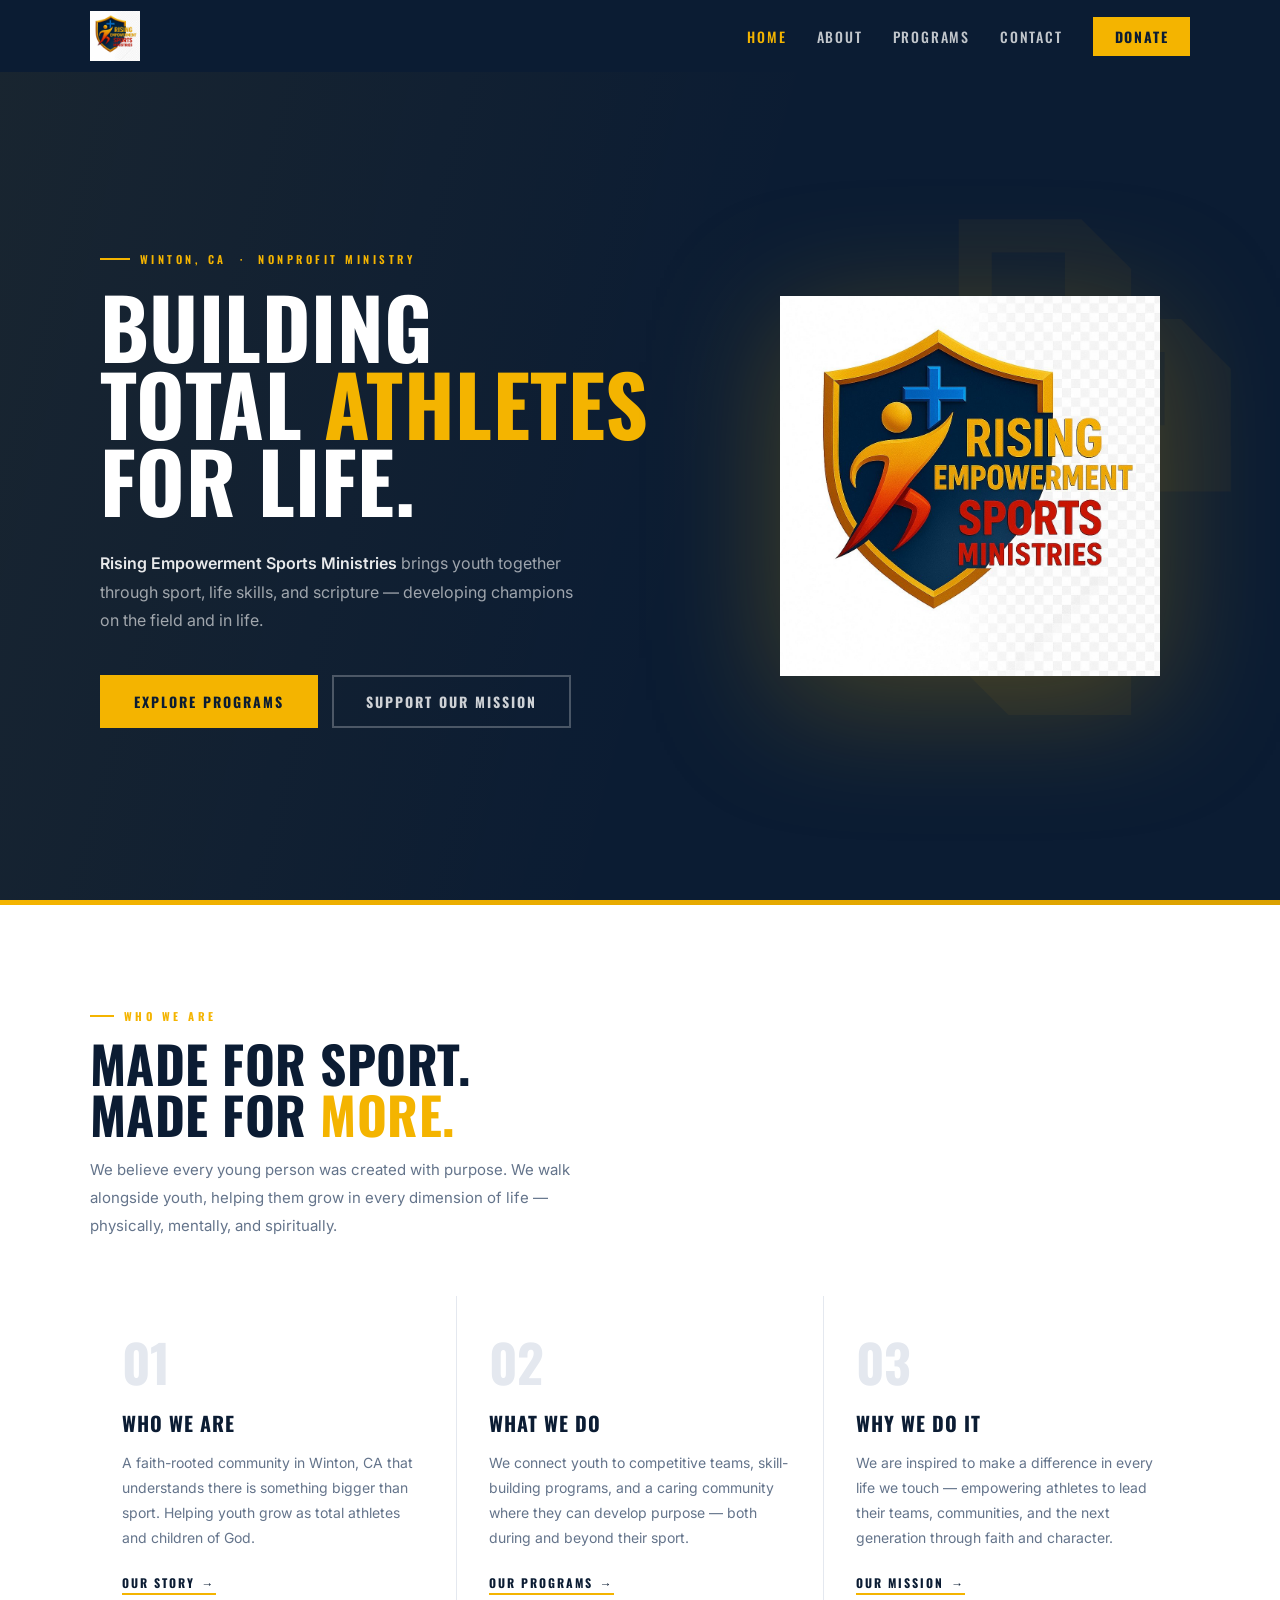
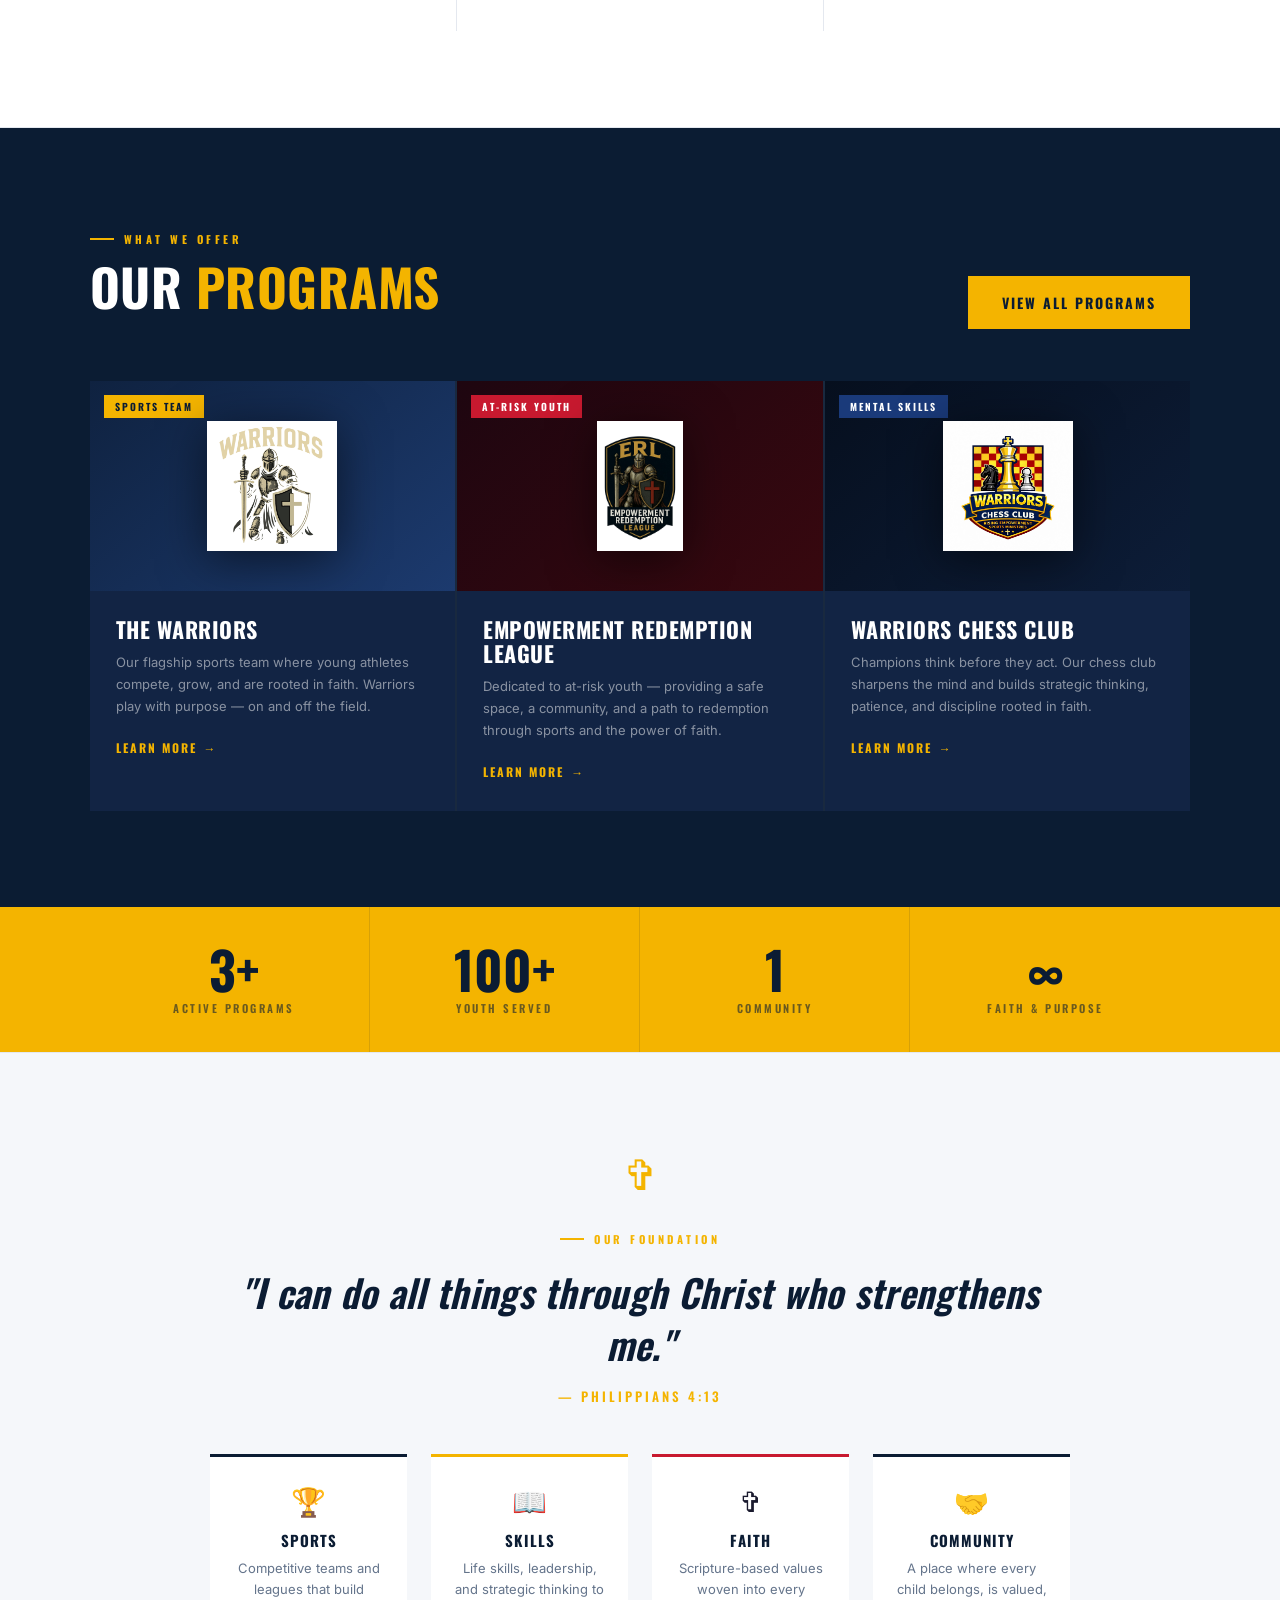
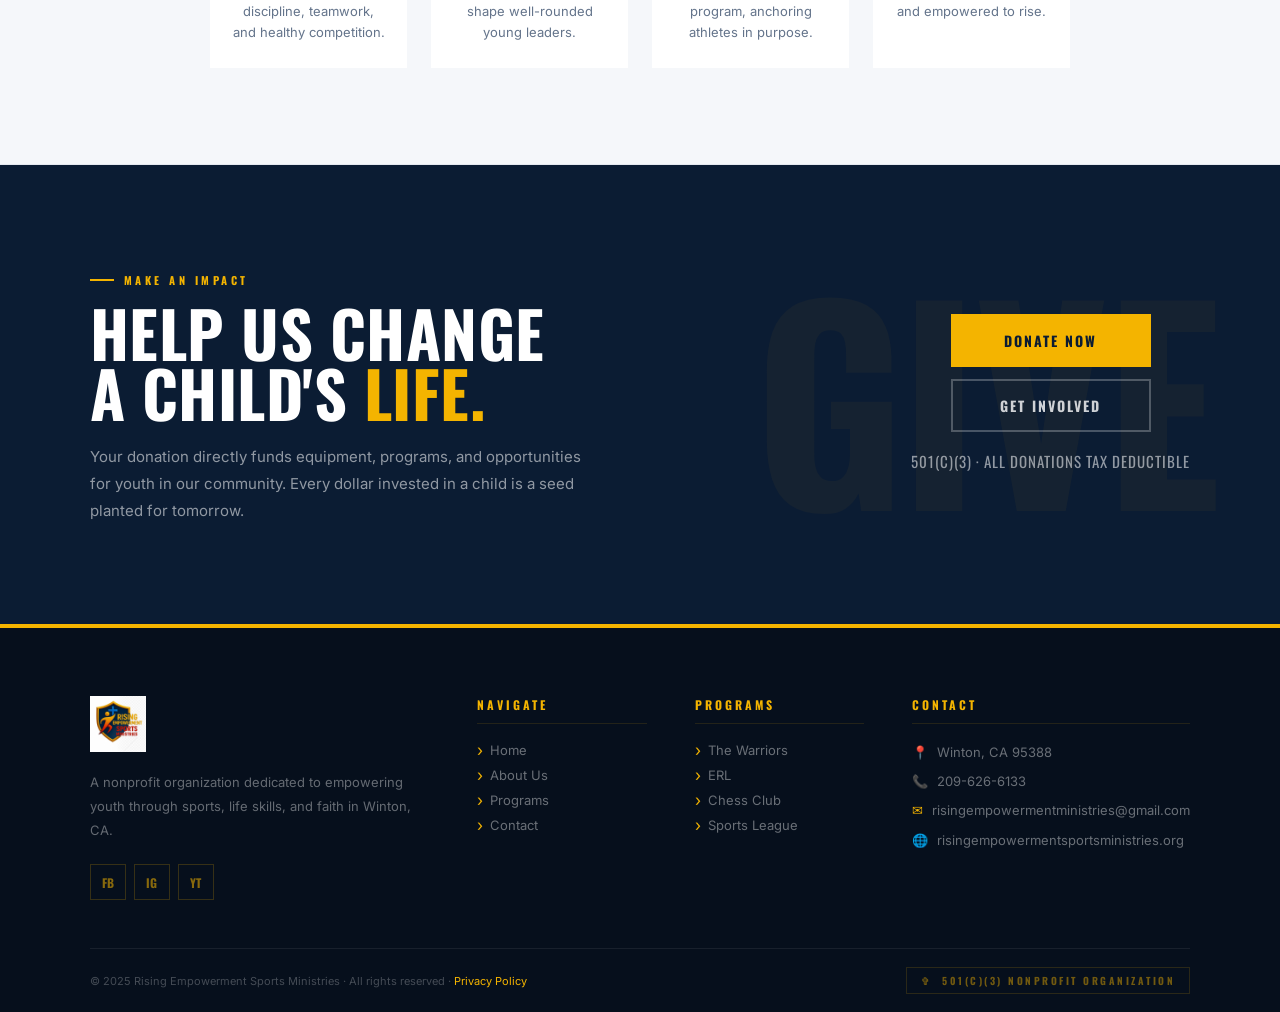
<file: index.html>
<!DOCTYPE html>
<html lang="en">
<head>
<meta charset="UTF-8"/>
<meta name="viewport" content="width=device-width, initial-scale=1.0"/>
<title>Home | Rising Empowerment Sports Ministries</title>
<link rel="stylesheet" href="assets/style.css"/>
<style>
/* ── HOME-SPECIFIC ── */
.hero{
  margin-top:72px;min-height:92vh;
  background:var(--navy);
  display:flex;align-items:center;
  position:relative;overflow:hidden;
}
.hero::before{
  content:'';position:absolute;inset:0;
  background:linear-gradient(105deg,rgba(244,180,0,.06) 0%,transparent 55%);
  pointer-events:none;
}
.hero-wm{
  position:absolute;right:-60px;top:50%;transform:translateY(-50%);
  font-size:680px;line-height:1;color:rgba(244,180,0,.04);
  font-family:Georgia,serif;pointer-events:none;user-select:none;
}
.hero-inner{
  max-width:1260px;margin:0 auto;padding:0 7%;width:100%;
  display:grid;grid-template-columns:1fr 420px;
  gap:60px;align-items:center;position:relative;z-index:2;
}
.hero-kicker{display:inline-flex;align-items:center;gap:10px;margin-bottom:20px}
.hero-kicker span{font-family:'Oswald',sans-serif;font-size:11px;font-weight:600;letter-spacing:3.5px;text-transform:uppercase;color:var(--gold)}
.kicker-line{width:30px;height:2px;background:var(--gold)}
h1.hero-h{
  font-family:'Oswald',sans-serif;
  font-size:clamp(52px,6.5vw,88px);font-weight:700;
  line-height:.93;color:var(--white);
  letter-spacing:.5px;text-transform:uppercase;margin-bottom:30px;
}
h1.hero-h .g{color:var(--gold)}
.hero-body{font-size:16px;line-height:1.8;color:rgba(255,255,255,.6);max-width:480px;margin-bottom:40px}
.hero-body strong{color:rgba(255,255,255,.9);font-weight:600}
.hero-btns{display:flex;gap:14px;flex-wrap:wrap}
.hero-visual{display:flex;align-items:center;justify-content:center;position:relative}
.hero-visual::before{
  content:'';position:absolute;width:380px;height:380px;border-radius:50%;
  background:radial-gradient(circle,rgba(244,180,0,.1) 0%,transparent 70%);
  animation:glow 5s ease-in-out infinite;
}
@keyframes glow{0%,100%{transform:scale(1)}50%{transform:scale(1.1)}}
.hero-visual img{
  width:100%;max-width:380px;
  filter:drop-shadow(0 24px 64px rgba(244,180,0,.25));
  animation:bob 7s ease-in-out infinite;position:relative;z-index:1;
}
@keyframes bob{0%,100%{transform:translateY(0)}50%{transform:translateY(-14px)}}

/* mission */
.mission{background:var(--white);border-bottom:1px solid var(--border)}
.mission-grid{display:grid;grid-template-columns:repeat(3,1fr);gap:1px;background:var(--border);margin-top:56px}
.m-card{background:var(--white);padding:40px 32px 36px;transition:background .25s;position:relative}
.m-card:hover{background:var(--off)}
.m-card::before{content:'';position:absolute;top:0;left:0;right:0;height:3px;background:var(--gold);transform:scaleX(0);transform-origin:left;transition:transform .35s ease}
.m-card:hover::before{transform:scaleX(1)}
.m-card:nth-child(2)::before{background:var(--navy)}
.m-card:nth-child(3)::before{background:var(--red)}
.mc-num{font-family:'Oswald',sans-serif;font-size:52px;font-weight:700;color:var(--border);line-height:1;margin-bottom:20px;letter-spacing:-1px}
.mc-title{font-family:'Oswald',sans-serif;font-size:20px;font-weight:700;letter-spacing:1px;text-transform:uppercase;color:var(--navy);margin-bottom:12px}
.mc-text{font-size:14px;line-height:1.8;color:var(--muted);margin-bottom:22px}
.mc-link{display:inline-flex;align-items:center;gap:7px;font-family:'Oswald',sans-serif;font-size:12px;font-weight:700;letter-spacing:2px;text-transform:uppercase;color:var(--navy);text-decoration:none;border-bottom:2px solid var(--gold);padding-bottom:2px;transition:color .2s,gap .2s}
.mc-link:hover{color:var(--gold);gap:11px}
.mc-link::after{content:'→'}

/* programs */
.programs{background:var(--navy);padding:96px 7%}
.prog-header{display:flex;justify-content:space-between;align-items:flex-end;margin-bottom:52px;flex-wrap:wrap;gap:20px}
.prog-grid{display:grid;grid-template-columns:repeat(3,1fr);gap:2px;background:rgba(255,255,255,.06)}
.p-card{background:var(--navy2);overflow:hidden;transition:transform .35s,box-shadow .35s;position:relative}
.p-card:hover{transform:translateY(-5px);box-shadow:0 20px 48px rgba(0,0,0,.4);z-index:2}
.pc-img{height:210px;display:flex;align-items:center;justify-content:center;position:relative;overflow:hidden}
.bg1{background:linear-gradient(140deg,#0f2240,#1c3a6e)}
.bg2{background:linear-gradient(140deg,#1e0610,#38080f)}
.bg3{background:linear-gradient(140deg,#060f1e,#0d1d38)}
.pc-img img{height:130px;width:auto;object-fit:contain;filter:drop-shadow(0 8px 24px rgba(0,0,0,.55));transition:transform .35s}
.p-card:hover .pc-img img{transform:scale(1.06)}
.pc-tag{position:absolute;top:14px;left:14px;font-family:'Oswald',sans-serif;font-size:10px;font-weight:700;letter-spacing:2px;text-transform:uppercase;padding:4px 11px}
.tag-gold{background:var(--gold);color:var(--navy)}.tag-red{background:var(--red);color:#fff}.tag-blue{background:#1a3a7a;color:#fff}
.pc-body{padding:26px 26px 30px}
.pc-name{font-family:'Oswald',sans-serif;font-size:22px;font-weight:700;text-transform:uppercase;letter-spacing:.5px;color:var(--white);margin-bottom:10px;line-height:1.1}
.pc-desc{font-size:13px;color:rgba(255,255,255,.5);line-height:1.7;margin-bottom:20px}
.pc-link{display:inline-flex;align-items:center;gap:7px;font-family:'Oswald',sans-serif;font-size:12px;font-weight:700;letter-spacing:2px;text-transform:uppercase;color:var(--gold);text-decoration:none;transition:gap .2s}
.pc-link:hover{gap:11px}
.pc-link::after{content:'→'}
.p-card::after{content:'';position:absolute;bottom:0;left:0;right:0;height:2px;background:var(--gold);transform:scaleX(0);transform-origin:left;transition:transform .35s}
.p-card:hover::after{transform:scaleX(1)}

/* faith */
.faith{background:var(--off);border-top:1px solid var(--border);border-bottom:1px solid var(--border)}
.faith-inner{max-width:860px;margin:0 auto;text-align:center}
.faith-cross{font-size:42px;color:var(--gold);margin-bottom:24px;display:block}
.faith-verse{font-family:'Oswald',sans-serif;font-size:clamp(24px,3.5vw,38px);font-weight:600;font-style:italic;color:var(--navy);line-height:1.35;margin-bottom:16px;letter-spacing:.3px}
.faith-ref{font-family:'Oswald',sans-serif;font-size:13px;font-weight:600;letter-spacing:3px;text-transform:uppercase;color:var(--gold);margin-bottom:48px}
.faith-pillars{display:grid;grid-template-columns:repeat(4,1fr);gap:24px;margin-top:48px}
.fp{background:var(--white);padding:28px 20px 24px;border-top:3px solid var(--navy);transition:transform .25s,box-shadow .25s}
.fp:nth-child(2){border-top-color:var(--gold)}.fp:nth-child(3){border-top-color:var(--red)}.fp:nth-child(4){border-top-color:var(--navy)}
.fp:hover{transform:translateY(-4px);box-shadow:0 10px 28px rgba(0,0,0,.08)}
.fp-icon{font-size:28px;margin-bottom:10px}
.fp-t{font-family:'Oswald',sans-serif;font-size:15px;font-weight:700;letter-spacing:1px;text-transform:uppercase;color:var(--navy);margin-bottom:7px}
.fp-d{font-size:13px;color:var(--muted);line-height:1.65}

/* cta */
.cta{background:var(--navy);padding:100px 7%;position:relative;overflow:hidden}
.cta::after{content:'GIVE';position:absolute;right:5%;top:50%;transform:translateY(-50%);font-family:'Oswald',sans-serif;font-size:260px;font-weight:700;color:rgba(244,180,0,.04);pointer-events:none;line-height:1;letter-spacing:-5px}
.cta-inner{max-width:1260px;margin:0 auto;display:grid;grid-template-columns:1fr auto;gap:60px;align-items:center;position:relative;z-index:1}
.cta h2{font-family:'Oswald',sans-serif;font-size:clamp(38px,5vw,68px);font-weight:700;text-transform:uppercase;color:var(--white);line-height:.95;letter-spacing:.5px;margin-bottom:20px}
.cta h2 span{color:var(--gold)}
.cta p{font-size:15px;line-height:1.8;color:rgba(255,255,255,.55);max-width:500px}
.cta-btns{display:flex;flex-direction:column;gap:12px;align-items:center;flex-shrink:0}
.cta-note{font-size:11px;color:rgba(255,255,255,.35);letter-spacing:1px;text-transform:uppercase;font-family:'Oswald',sans-serif;margin-top:4px}

@media(max-width:1024px){
  .hero-inner{grid-template-columns:1fr;text-align:center}
  .hero-visual{justify-content:center;margin-top:20px}
  .hero-body{margin:0 auto 40px}
  .hero-btns{justify-content:center}
  .hero-kicker{justify-content:center}
  .prog-grid{grid-template-columns:1fr}
  .cta-inner{grid-template-columns:1fr;text-align:center}
  .cta-btns{flex-direction:row;justify-content:center}
  .cta p{margin:0 auto}
  .faith-pillars{grid-template-columns:1fr 1fr}
}
@media(max-width:768px){
  .mission-grid{grid-template-columns:1fr;background:none;gap:1px}
  .prog-header{flex-direction:column;align-items:flex-start}
  .programs{padding:70px 5%}
  .cta{padding:70px 5%}
  .faith{padding:70px 5%}
}
</style>
</head>
<body>

<header id="hdr">
  <a href="index.html" class="h-logo"><img src="assets/logo-main.png" alt="Rising Empowerment Sports Ministries"/></a>
  <ul class="h-nav">
    <li><a href="index.html">Home</a></li>
    <li><a href="about.html">About</a></li>
    <li><a href="programs.html">Programs</a></li>
    <!--<li><a href="get-involved.html">Get Involved</a></li>-->
    <li><a href="contact.html">Contact</a></li>
    <li><a href="get-involved.html#donate" class="donate-btn">Donate</a></li>
  </ul>
  <div class="burger" id="burger"><span></span><span></span><span></span></div>
</header>

<!-- HERO -->
<section class="hero">
  <div class="hero-wm">✞</div>
  <div class="hero-inner">
    <div class="hero-text">
      <div class="hero-kicker"><div class="kicker-line"></div><span>Winton, CA &nbsp;·&nbsp; Nonprofit Ministry</span></div>
      <h1 class="hero-h">BUILDING<br>TOTAL <span class="g">ATHLETES</span><br>FOR LIFE.</h1>
      <p class="hero-body"><strong>Rising Empowerment Sports Ministries</strong> brings youth together through sport, life skills, and scripture — developing champions on the field and in life.</p>
      <div class="hero-btns">
        <a href="programs.html" class="btn btn-gold">Explore Programs</a>
        <a href="get-involved.html#donate" class="btn btn-ghost">Support Our Mission</a>
      </div>
    </div>
    <div class="hero-visual">
      <img src="assets/logo-main.png" alt="RESM Logo"/>
    </div>
  </div>
</section>
<div class="hero-bar"></div>

<!-- MISSION -->
<section class="section mission" id="mission">
  <div class="s-inner">
    <div class="s-label">Who We Are</div>
    <h2 class="s-h">MADE FOR SPORT.<br>MADE FOR <span>MORE.</span></h2>
    <p class="s-p">We believe every young person was created with purpose. We walk alongside youth, helping them grow in every dimension of life — physically, mentally, and spiritually.</p>
    <div class="mission-grid">
      <div class="m-card reveal">
        <div class="mc-num">01</div>
        <div class="mc-title">Who We Are</div>
        <p class="mc-text">A faith-rooted community in Winton, CA that understands there is something bigger than sport. Helping youth grow as total athletes and children of God.</p>
        <a href="about.html" class="mc-link">Our Story</a>
      </div>
      <div class="m-card reveal d1">
        <div class="mc-num">02</div>
        <div class="mc-title">What We Do</div>
        <p class="mc-text">We connect youth to competitive teams, skill-building programs, and a caring community where they can develop purpose — both during and beyond their sport.</p>
        <a href="programs.html" class="mc-link">Our Programs</a>
      </div>
      <div class="m-card reveal d2">
        <div class="mc-num">03</div>
        <div class="mc-title">Why We Do It</div>
        <p class="mc-text">We are inspired to make a difference in every life we touch — empowering athletes to lead their teams, communities, and the next generation through faith and character.</p>
        <a href="about.html#mission" class="mc-link">Our Mission</a>
      </div>
    </div>
  </div>
</section>

<!-- PROGRAMS -->
<section class="programs" id="programs">
  <div class="s-inner">
    <div class="prog-header">
      <div><div class="s-label">What We Offer</div><h2 class="s-h light">OUR <span>PROGRAMS</span></h2></div>
      <a href="programs.html" class="btn btn-gold">View All Programs</a>
    </div>
    <div class="prog-grid">
      <div class="p-card reveal">
        <div class="pc-img bg1"><span class="pc-tag tag-gold">Sports Team</span><img src="assets/logo-warriors.jpg" alt="The Warriors"/></div>
        <div class="pc-body">
          <div class="pc-name">The Warriors</div>
          <p class="pc-desc">Our flagship sports team where young athletes compete, grow, and are rooted in faith. Warriors play with purpose — on and off the field.</p>
          <a href="programs.html#warriors" class="pc-link">Learn More</a>
        </div>
      </div>
      <div class="p-card reveal d1">
        <div class="pc-img bg2"><span class="pc-tag tag-red">At-Risk Youth</span><img src="assets/logo-erl.png" alt="ERL"/></div>
        <div class="pc-body">
          <div class="pc-name">Empowerment Redemption League</div>
          <p class="pc-desc">Dedicated to at-risk youth — providing a safe space, a community, and a path to redemption through sports and the power of faith.</p>
          <a href="programs.html#erl" class="pc-link">Learn More</a>
        </div>
      </div>
      <div class="p-card reveal d2">
        <div class="pc-img bg3"><span class="pc-tag tag-blue">Mental Skills</span><img src="assets/logo-chess.png" alt="Warriors Chess Club"/></div>
        <div class="pc-body">
          <div class="pc-name">Warriors Chess Club</div>
          <p class="pc-desc">Champions think before they act. Our chess club sharpens the mind and builds strategic thinking, patience, and discipline rooted in faith.</p>
          <a href="programs.html#chess" class="pc-link">Learn More</a>
        </div>
      </div>
    </div>
  </div>
</section>

<!-- STATS -->
<div class="stats-bar">
  <div class="stats-inner">
    <div class="stat"><div class="stat-n">3+</div><div class="stat-l">Active Programs</div></div>
    <div class="stat"><div class="stat-n">100+</div><div class="stat-l">Youth Served</div></div>
    <div class="stat"><div class="stat-n">1</div><div class="stat-l">Community</div></div>
    <div class="stat"><div class="stat-n">∞</div><div class="stat-l">Faith & Purpose</div></div>
  </div>
</div>

<!-- FAITH -->
<section class="section faith">
  <div class="faith-inner">
    <span class="faith-cross">✞</span>
    <div class="s-label" style="justify-content:center;margin-bottom:20px">Our Foundation</div>
    <p class="faith-verse">"I can do all things through Christ who strengthens me."</p>
    <p class="faith-ref">— Philippians 4:13</p>
    <div class="faith-pillars">
      <div class="fp reveal"><div class="fp-icon">🏆</div><div class="fp-t">Sports</div><p class="fp-d">Competitive teams and leagues that build discipline, teamwork, and healthy competition.</p></div>
      <div class="fp reveal d1"><div class="fp-icon">📖</div><div class="fp-t">Skills</div><p class="fp-d">Life skills, leadership, and strategic thinking to shape well-rounded young leaders.</p></div>
      <div class="fp reveal d2"><div class="fp-icon">✞</div><div class="fp-t">Faith</div><p class="fp-d">Scripture-based values woven into every program, anchoring athletes in purpose.</p></div>
      <div class="fp reveal d3"><div class="fp-icon">🤝</div><div class="fp-t">Community</div><p class="fp-d">A place where every child belongs, is valued, and empowered to rise.</p></div>
    </div>
  </div>
</section>

<!-- CTA -->
<section class="cta" id="donate">
  <div class="cta-inner">
    <div class="cta-text">
      <div class="s-label">Make an Impact</div>
      <h2>HELP US CHANGE<br>A CHILD'S <span>LIFE.</span></h2>
      <p>Your donation directly funds equipment, programs, and opportunities for youth in our community. Every dollar invested in a child is a seed planted for tomorrow.</p>
    </div>
    <div class="cta-btns">
      <a href="get-involved.html#donate" class="btn btn-gold" style="min-width:200px;text-align:center">Donate Now</a>
      <a href="get-involved.html" class="btn btn-ghost" style="min-width:200px;text-align:center">Get Involved</a>
      <p class="cta-note">501(c)(3) · All donations tax deductible</p>
    </div>
  </div>
</section>

<!-- FOOTER -->
<footer>
  <div class="ft-grid">
    <div class="ft-brand"><img src="assets/logo-main.png" alt="RESM"/><p>A nonprofit organization dedicated to empowering youth through sports, life skills, and faith in Winton, CA.</p><div class="ft-socials"><a href="#" class="fsoc">FB</a><a href="#" class="fsoc">IG</a><a href="#" class="fsoc">YT</a></div></div>
    <div class="ft-col"><h5>Navigate</h5><ul><li><a href="index.html">Home</a></li><li><a href="about.html">About Us</a></li><li><a href="programs.html">Programs</a></li><!--<li><a href="get-involved.html">Get Involved</a></li>--><li><a href="contact.html">Contact</a></li></ul></div>
    <div class="ft-col"><h5>Programs</h5><ul><li><a href="programs.html#warriors">The Warriors</a></li><li><a href="programs.html#erl">ERL</a></li><li><a href="programs.html#chess">Chess Club</a></li><li><a href="programs.html">Sports League</a></li></ul></div>
    <div class="ft-col"><h5>Contact</h5><ul class="ft-contact"><li><span class="ico">📍</span><span>Winton, CA 95388</span></li><li><span class="ico">📞</span><span>209-626-6133</span></li><li><span class="ico">✉</span><span>risingempowermentministries@gmail.com</span></li><li><span class="ico">🌐</span><span>risingempowermentsportsministries.org</span></li></ul></div>
  </div>
  <div class="ft-bottom"><p>© 2025 Rising Empowerment Sports Ministries · All rights reserved · <a href="#">Privacy Policy</a></p><div class="ft-badge">✞ &nbsp;501(c)(3) Nonprofit Organization</div></div>
</footer>

<script src="assets/main.js"></script>
</body>
</html>
</file>
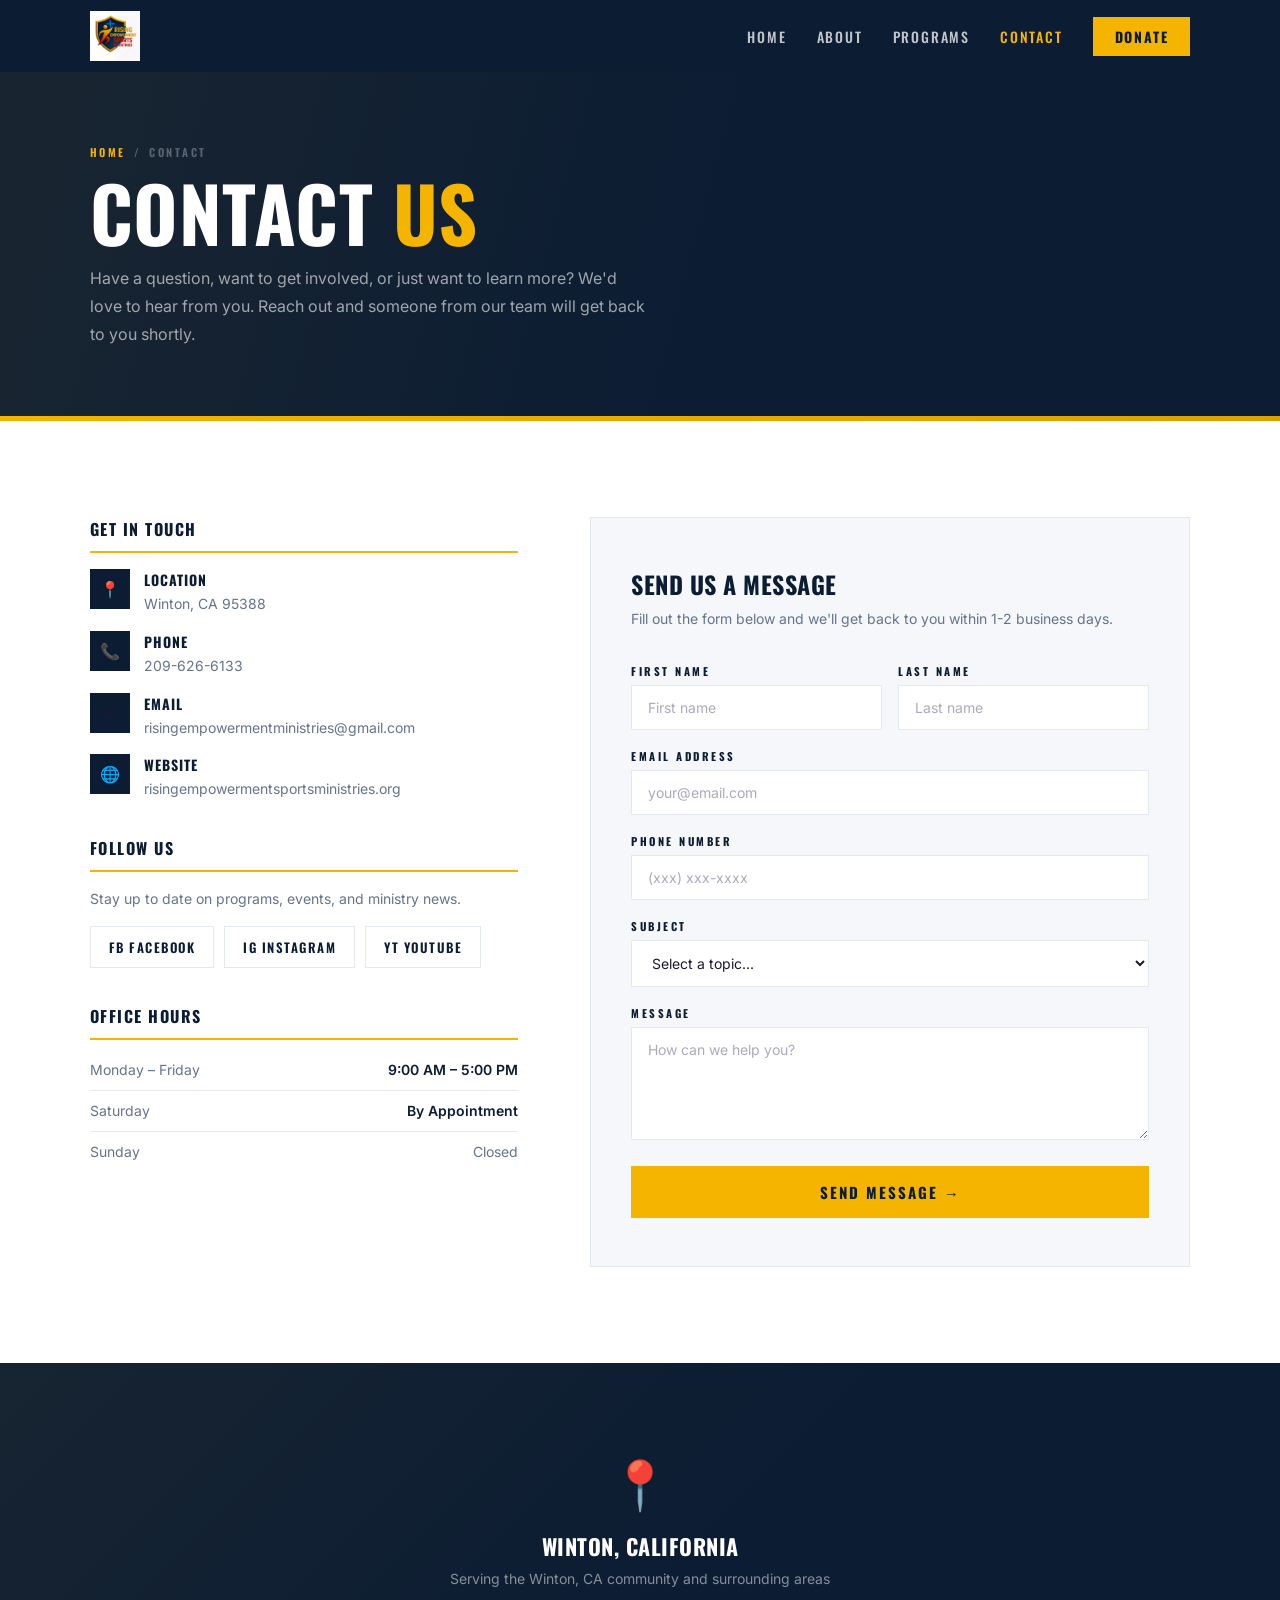
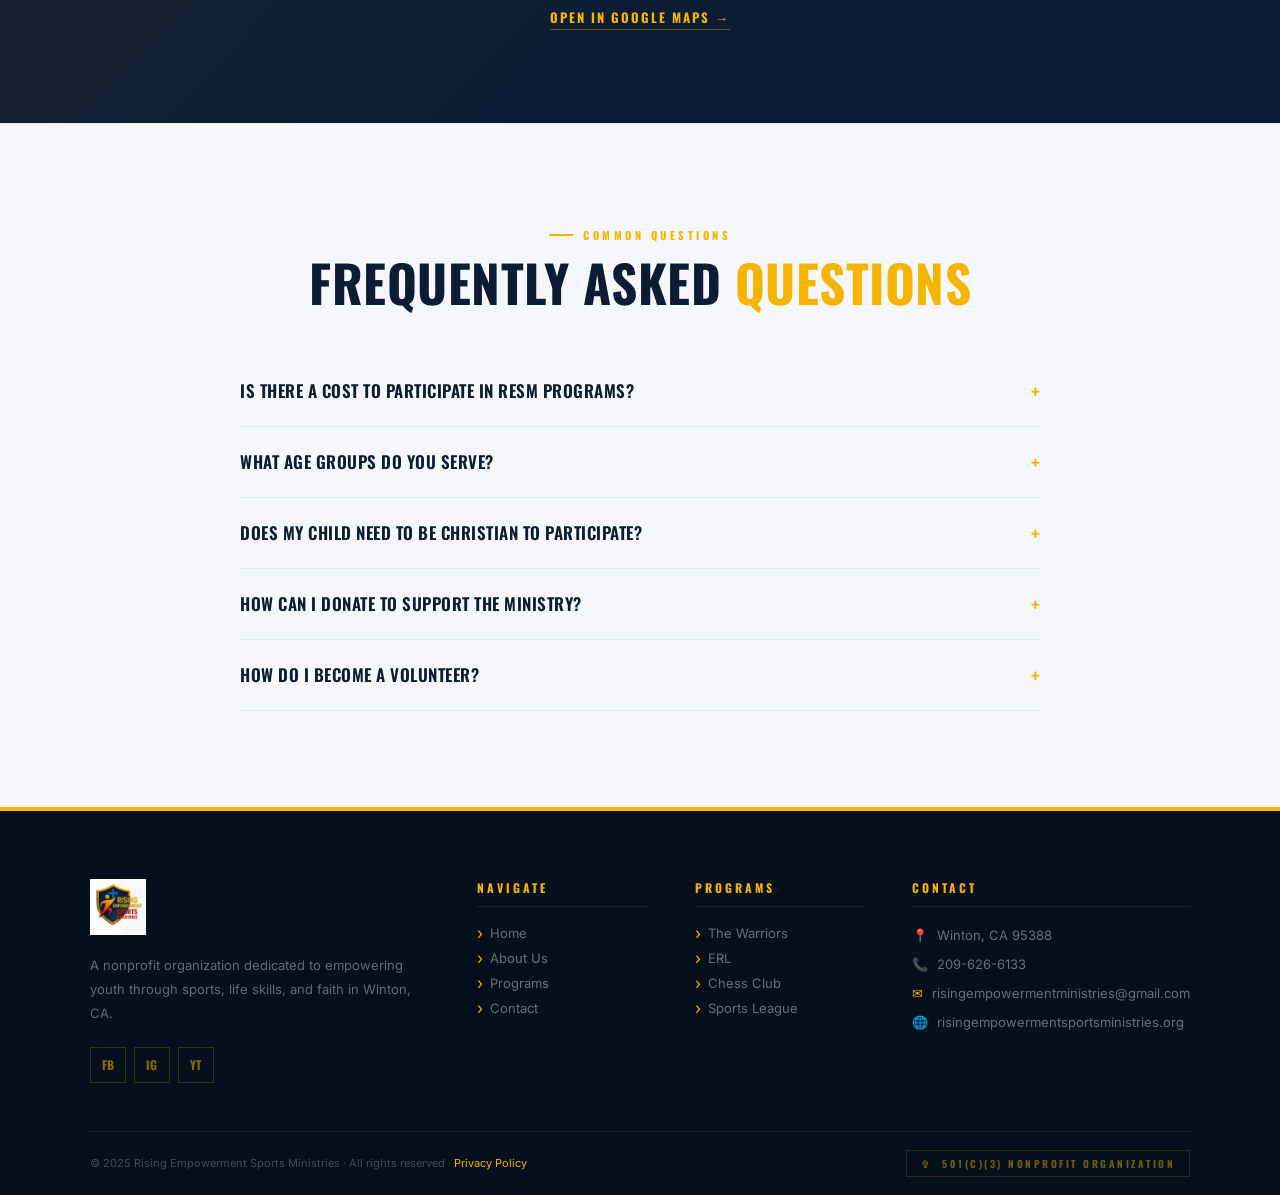
<file: contact.html>
<!DOCTYPE html>
<html lang="en">
<head>
<meta charset="UTF-8"/>
<meta name="viewport" content="width=device-width, initial-scale=1.0"/>
<title>Contact | Rising Empowerment Sports Ministries</title>
<link rel="stylesheet" href="assets/style.css"/>
<style>
/* ── CONTACT SPECIFIC ── */
.contact-grid{display:grid;grid-template-columns:1fr 1.4fr;gap:72px;align-items:start}

.contact-info{}
.ci-block{margin-bottom:36px}
.ci-block h3{font-family:'Oswald',sans-serif;font-size:16px;font-weight:700;text-transform:uppercase;letter-spacing:1.5px;color:var(--navy);margin-bottom:16px;padding-bottom:10px;border-bottom:2px solid var(--gold)}
.ci-item{display:flex;align-items:flex-start;gap:14px;margin-bottom:16px}
.ci-icon{width:40px;height:40px;background:var(--navy);display:flex;align-items:center;justify-content:center;font-size:16px;flex-shrink:0}
.ci-text h4{font-family:'Oswald',sans-serif;font-size:14px;font-weight:700;text-transform:uppercase;letter-spacing:1px;color:var(--navy);margin-bottom:3px}
.ci-text p,.ci-text a{font-size:14px;color:var(--muted);line-height:1.55;text-decoration:none;transition:color .2s}
.ci-text a:hover{color:var(--gold)}

/* social links */
.ci-socials{display:flex;gap:10px;margin-top:8px}
.ci-soc{
  display:inline-flex;align-items:center;gap:8px;
  padding:10px 18px;
  border:1px solid var(--border);
  font-family:'Oswald',sans-serif;font-size:13px;font-weight:600;
  letter-spacing:1.5px;text-transform:uppercase;
  color:var(--navy);text-decoration:none;
  transition:all .25s;
}
.ci-soc:hover{background:var(--navy);color:var(--gold);border-color:var(--navy)}

/* form */
.contact-form-wrap{background:var(--off);border:1px solid var(--border);padding:48px 40px}
.contact-form-wrap h3{font-family:'Oswald',sans-serif;font-size:24px;font-weight:700;text-transform:uppercase;color:var(--navy);margin-bottom:6px;letter-spacing:.5px}
.contact-form-wrap p{font-size:14px;color:var(--muted);margin-bottom:32px;line-height:1.6}
.form-group{margin-bottom:18px}
.form-group label{display:block;font-family:'Oswald',sans-serif;font-size:11px;font-weight:700;letter-spacing:2.5px;text-transform:uppercase;color:var(--navy);margin-bottom:6px}
.form-group input,.form-group select,.form-group textarea{
  width:100%;padding:13px 16px;
  border:1px solid var(--border);
  font-family:'Inter',sans-serif;font-size:14px;color:var(--text);
  outline:none;background:#fff;
  transition:border-color .2s;
}
.form-group input:focus,.form-group select:focus,.form-group textarea:focus{border-color:var(--gold)}
.form-group input::placeholder,.form-group textarea::placeholder{color:#aab}
.form-row{display:grid;grid-template-columns:1fr 1fr;gap:16px}
.form-submit{width:100%;padding:15px;background:var(--gold);color:var(--navy);font-family:'Oswald',sans-serif;font-size:15px;font-weight:700;letter-spacing:2px;text-transform:uppercase;border:none;cursor:pointer;transition:background .25s;margin-top:4px}
.form-submit:hover{background:#dba100}

/* map placeholder */
.map-band{background:var(--navy);height:360px;display:flex;align-items:center;justify-content:center;position:relative;overflow:hidden}
.map-band::before{content:'';position:absolute;inset:0;background:linear-gradient(135deg,rgba(244,180,0,.05) 0%,transparent 60%)}
.map-content{text-align:center;position:relative;z-index:1}
.map-content .map-pin{font-size:48px;margin-bottom:16px;display:block}
.map-content h3{font-family:'Oswald',sans-serif;font-size:22px;font-weight:700;text-transform:uppercase;color:var(--white);margin-bottom:8px;letter-spacing:.5px}
.map-content p{font-size:14px;color:rgba(255,255,255,.5)}
.map-content a{display:inline-block;margin-top:20px;color:var(--gold);font-family:'Oswald',sans-serif;font-size:13px;font-weight:700;letter-spacing:2px;text-transform:uppercase;text-decoration:none;border-bottom:1px solid rgba(244,180,0,.4);padding-bottom:2px}

/* faq */
.faq{background:var(--off);border-top:1px solid var(--border)}
.faq-list{max-width:800px;margin:48px auto 0}
.faq-item{border-bottom:1px solid var(--border);overflow:hidden}
.faq-q{
  width:100%;text-align:left;padding:20px 0;
  font-family:'Oswald',sans-serif;font-size:17px;font-weight:600;
  text-transform:uppercase;letter-spacing:.5px;color:var(--navy);
  background:none;border:none;cursor:pointer;
  display:flex;justify-content:space-between;align-items:center;
  transition:color .2s;
}
.faq-q:hover{color:var(--gold)}
.faq-icon{font-size:20px;transition:transform .3s;flex-shrink:0;color:var(--gold)}
.faq-a{display:none;padding:0 0 20px;font-size:14px;color:var(--muted);line-height:1.8}
.faq-item.open .faq-icon{transform:rotate(45deg)}
.faq-item.open .faq-a{display:block}

@media(max-width:1024px){.contact-grid{grid-template-columns:1fr;gap:48px}}
@media(max-width:768px){
  .form-row{grid-template-columns:1fr}
  .contact-form-wrap{padding:32px 24px}
  .ci-socials{flex-wrap:wrap}
}
</style>
</head>
<body>

<header id="hdr">
  <a href="index.html" class="h-logo"><img src="assets/logo-main.png" alt="Rising Empowerment Sports Ministries"/></a>
  <ul class="h-nav">
    <li><a href="index.html">Home</a></li>
    <li><a href="about.html">About</a></li>
    <li><a href="programs.html">Programs</a></li>
    <!--<li><a href="get-involved.html">Get Involved</a></li>-->
    <li><a href="contact.html">Contact</a></li>
    <li><a href="get-involved.html#donate" class="donate-btn">Donate</a></li>
  </ul>
  <div class="burger" id="burger"><span></span><span></span><span></span></div>
</header>

<div class="page-hero">
  <div class="page-hero-inner">
    <div class="ph-breadcrumb"><a href="index.html">Home</a><span>/</span><span>Contact</span></div>
    <h1>CONTACT <span>US</span></h1>
    <p>Have a question, want to get involved, or just want to learn more? We'd love to hear from you. Reach out and someone from our team will get back to you shortly.</p>
  </div>
</div>
<div class="hero-bar"></div>

<!-- CONTACT SECTION -->
<section class="section">
  <div class="s-inner">
    <div class="contact-grid">

      <!-- Info -->
      <div class="contact-info reveal">
        <div class="ci-block">
          <h3>Get in Touch</h3>
          <div class="ci-item">
            <div class="ci-icon">📍</div>
            <div class="ci-text">
              <h4>Location</h4>
              <p>Winton, CA 95388</p>
            </div>
          </div>
          <div class="ci-item">
            <div class="ci-icon">📞</div>
            <div class="ci-text">
              <h4>Phone</h4>
              <a href="tel:2096266133">209-626-6133</a>
            </div>
          </div>
          <div class="ci-item">
            <div class="ci-icon">✉</div>
            <div class="ci-text">
              <h4>Email</h4>
              <a href="mailto:risingempowermentministries@gmail.com">risingempowermentministries@gmail.com</a>
            </div>
          </div>
          <div class="ci-item">
            <div class="ci-icon">🌐</div>
            <div class="ci-text">
              <h4>Website</h4>
              <a href="https://www.risingempowermentsportsministries.org" target="_blank">risingempowermentsportsministries.org</a>
            </div>
          </div>
        </div>

        <div class="ci-block">
          <h3>Follow Us</h3>
          <p style="font-size:14px;color:var(--muted);margin-bottom:16px;line-height:1.6">Stay up to date on programs, events, and ministry news.</p>
          <div class="ci-socials">
            <a href="#" class="ci-soc">FB Facebook</a>
            <a href="#" class="ci-soc">IG Instagram</a>
            <a href="#" class="ci-soc">YT YouTube</a>
          </div>
        </div>

        <div class="ci-block">
          <h3>Office Hours</h3>
          <div style="font-size:14px;color:var(--muted);line-height:2">
            <div style="display:flex;justify-content:space-between;border-bottom:1px solid var(--border);padding-bottom:6px;margin-bottom:6px"><span>Monday – Friday</span><span style="color:var(--navy);font-weight:600">9:00 AM – 5:00 PM</span></div>
            <div style="display:flex;justify-content:space-between;border-bottom:1px solid var(--border);padding-bottom:6px;margin-bottom:6px"><span>Saturday</span><span style="color:var(--navy);font-weight:600">By Appointment</span></div>
            <div style="display:flex;justify-content:space-between"><span>Sunday</span><span style="color:var(--muted)">Closed</span></div>
          </div>
        </div>
      </div>

      <!-- Form -->
      <div class="contact-form-wrap reveal d1">
        <h3>Send Us a Message</h3>
        <p>Fill out the form below and we'll get back to you within 1-2 business days.</p>
        <form onsubmit="return false">
          <div class="form-row">
            <div class="form-group"><label>First Name</label><input type="text" placeholder="First name"/></div>
            <div class="form-group"><label>Last Name</label><input type="text" placeholder="Last name"/></div>
          </div>
          <div class="form-group"><label>Email Address</label><input type="email" placeholder="your@email.com"/></div>
          <div class="form-group"><label>Phone Number</label><input type="tel" placeholder="(xxx) xxx-xxxx"/></div>
          <div class="form-group">
            <label>Subject</label>
            <select>
              <option value="">Select a topic...</option>
              <option>General Inquiry</option>
              <option>Program Information</option>
              <option>Volunteer Opportunities</option>
              <option>Donation / Partnership</option>
              <option>Media / Press</option>
              <option>Other</option>
            </select>
          </div>
          <div class="form-group"><label>Message</label><textarea rows="5" placeholder="How can we help you?"></textarea></div>
          <button type="submit" class="form-submit">Send Message →</button>
        </form>
      </div>
    </div>
  </div>
</section>

<!-- MAP PLACEHOLDER -->
<div class="map-band">
  <div class="map-content">
    <span class="map-pin">📍</span>
    <h3>Winton, California</h3>
    <p>Serving the Winton, CA community and surrounding areas</p>
    <a href="https://maps.google.com/?q=Winton,CA" target="_blank">Open in Google Maps →</a>
  </div>
</div>

<!-- FAQ -->
<section class="section faq">
  <div class="s-inner" style="text-align:center">
    <div class="s-label" style="justify-content:center">Common Questions</div>
    <h2 class="s-h">FREQUENTLY ASKED <span>QUESTIONS</span></h2>
    <div class="faq-list">
      <div class="faq-item">
        <button class="faq-q">Is there a cost to participate in RESM programs? <span class="faq-icon">+</span></button>
        <div class="faq-a">We strive to keep our programs accessible to all youth regardless of financial situation. Please contact us directly to discuss program fees and scholarship opportunities for families in need.</div>
      </div>
      <div class="faq-item">
        <button class="faq-q">What age groups do you serve? <span class="faq-icon">+</span></button>
        <div class="faq-a">Our programs are designed to serve youth of various age groups. Contact us for specific age requirements for each program — we work hard to ensure every child has a place in our community.</div>
      </div>
      <div class="faq-item">
        <button class="faq-q">Does my child need to be Christian to participate? <span class="faq-icon">+</span></button>
        <div class="faq-a">Our programs are open to all youth. While our ministry is faith-based and centered on Christian values, every child is welcome regardless of their religious background. We simply ask for respect for our faith-centered environment.</div>
      </div>
      <div class="faq-item">
        <button class="faq-q">How can I donate to support the ministry? <span class="faq-icon">+</span></button>
        <div class="faq-a">You can donate through our Get Involved page or by contacting us directly via email or phone. We are a registered 501(c)(3) nonprofit, so all donations are tax deductible.</div>
      </div>
      <div class="faq-item">
        <button class="faq-q">How do I become a volunteer? <span class="faq-icon">+</span></button>
        <div class="faq-a">We welcome volunteers with a variety of skills — coaches, mentors, event helpers, media/photography, and more. Fill out our volunteer inquiry form on the Get Involved page or reach out to us directly and we'll find the right fit for you.</div>
      </div>
    </div>
  </div>
</section>

<!-- FOOTER -->
<footer>
  <div class="ft-grid">
    <div class="ft-brand"><img src="assets/logo-main.png" alt="RESM"/><p>A nonprofit organization dedicated to empowering youth through sports, life skills, and faith in Winton, CA.</p><div class="ft-socials"><a href="#" class="fsoc">FB</a><a href="#" class="fsoc">IG</a><a href="#" class="fsoc">YT</a></div></div>
    <div class="ft-col"><h5>Navigate</h5><ul><li><a href="index.html">Home</a></li><li><a href="about.html">About Us</a></li><li><a href="programs.html">Programs</a></li><!--<li><a href="get-involved.html">Get Involved</a></li>--><li><a href="contact.html">Contact</a></li></ul></div>
    <div class="ft-col"><h5>Programs</h5><ul><li><a href="programs.html#warriors">The Warriors</a></li><li><a href="programs.html#erl">ERL</a></li><li><a href="programs.html#chess">Chess Club</a></li><li><a href="programs.html">Sports League</a></li></ul></div>
    <div class="ft-col"><h5>Contact</h5><ul class="ft-contact"><li><span class="ico">📍</span><span>Winton, CA 95388</span></li><li><span class="ico">📞</span><span>209-626-6133</span></li><li><span class="ico">✉</span><span>risingempowermentministries@gmail.com</span></li><li><span class="ico">🌐</span><span>risingempowermentsportsministries.org</span></li></ul></div>
  </div>
  <div class="ft-bottom"><p>© 2025 Rising Empowerment Sports Ministries · All rights reserved · <a href="#">Privacy Policy</a></p><div class="ft-badge">✞ &nbsp;501(c)(3) Nonprofit Organization</div></div>
</footer>
<script src="assets/main.js"></script>
<script>
document.querySelectorAll('.faq-q').forEach(btn=>{
  btn.addEventListener('click',function(){
    const item=this.parentElement;
    const wasOpen=item.classList.contains('open');
    document.querySelectorAll('.faq-item').forEach(i=>i.classList.remove('open'));
    if(!wasOpen) item.classList.add('open');
  });
});
</script>
</body>
</html>
</file>
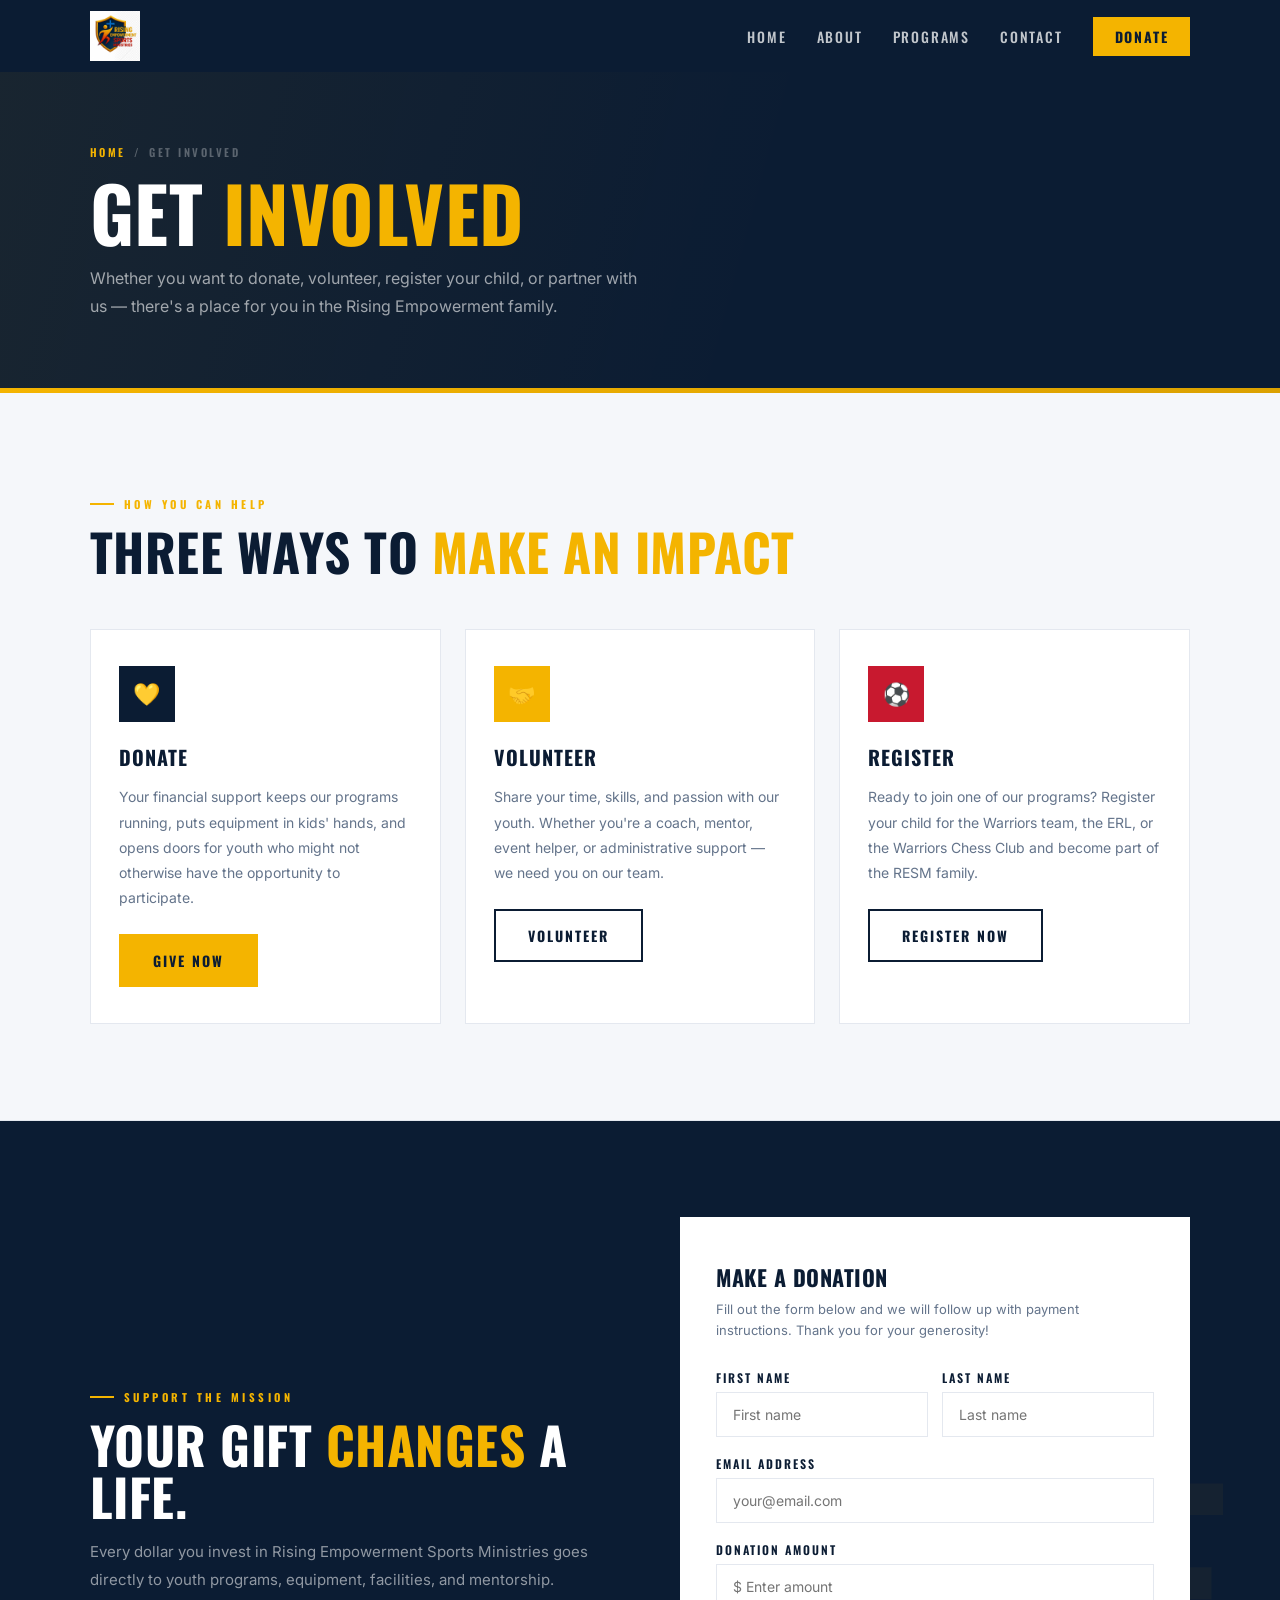
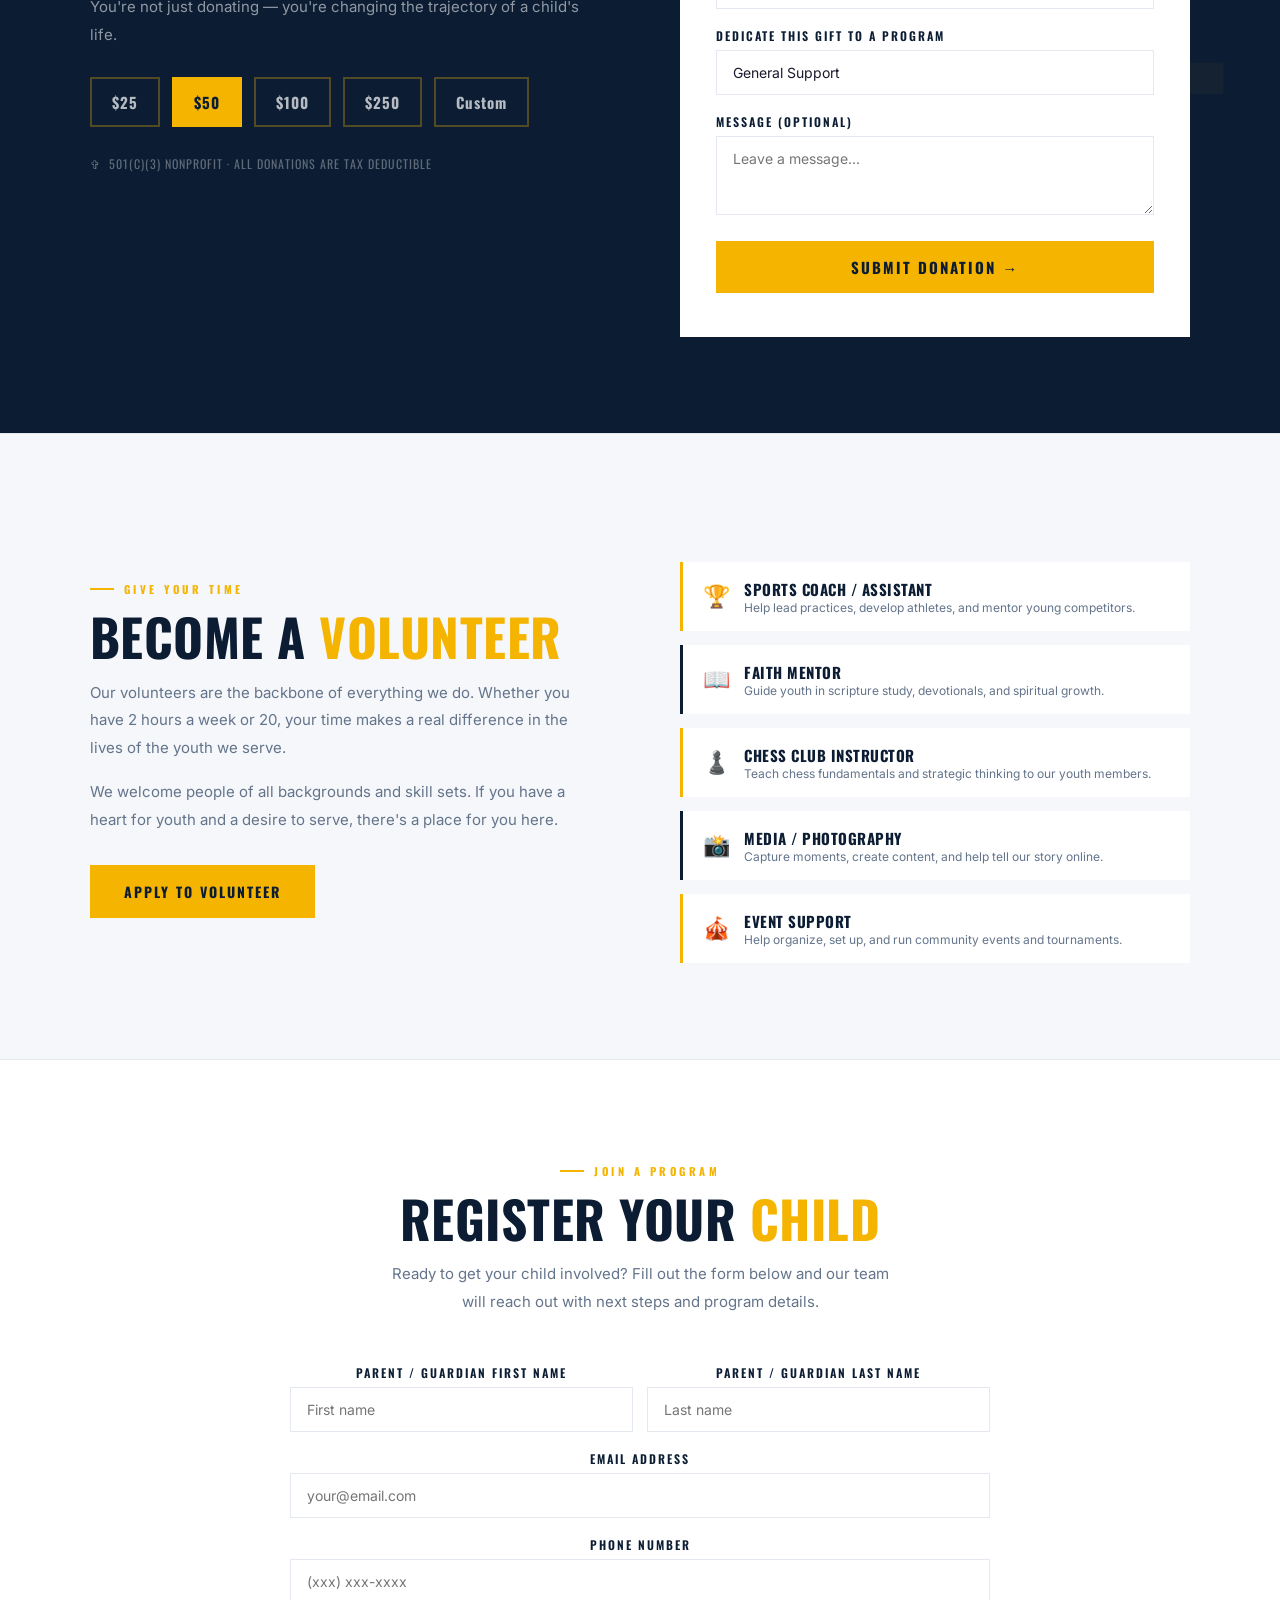
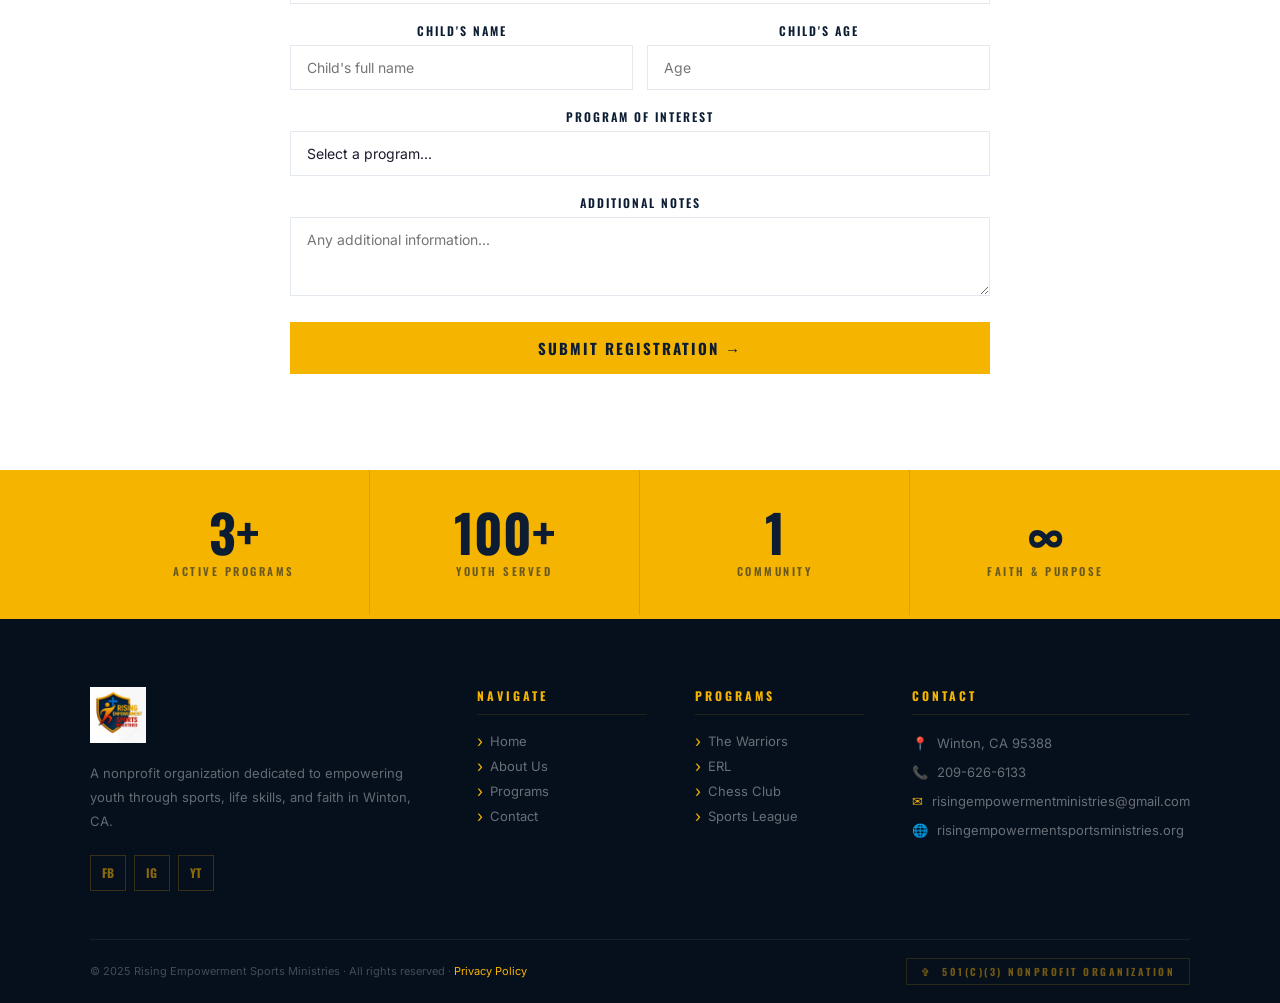
<file: get-involved.html>
<!DOCTYPE html>
<html lang="en">
<head>
<meta charset="UTF-8"/>
<meta name="viewport" content="width=device-width, initial-scale=1.0"/>
<title>Get Involved | Rising Empowerment Sports Ministries</title>
<link rel="stylesheet" href="assets/style.css"/>
<style>
/* ── GET INVOLVED SPECIFIC ── */
.ways-grid{display:grid;grid-template-columns:repeat(3,1fr);gap:24px;margin-top:52px}
.way-card{background:var(--white);border:1px solid var(--border);padding:36px 28px;transition:transform .3s,box-shadow .3s,border-color .3s}
.way-card:hover{transform:translateY(-5px);box-shadow:0 16px 40px rgba(0,0,0,.09);border-color:var(--gold)}
.way-icon{width:56px;height:56px;background:var(--navy);display:flex;align-items:center;justify-content:center;font-size:22px;margin-bottom:20px}
.way-card:nth-child(2) .way-icon{background:var(--gold)}
.way-card:nth-child(3) .way-icon{background:var(--red)}
.way-title{font-family:'Oswald',sans-serif;font-size:20px;font-weight:700;text-transform:uppercase;letter-spacing:1px;color:var(--navy);margin-bottom:12px}
.way-text{font-size:14px;line-height:1.8;color:var(--muted);margin-bottom:24px}

/* donate section */
.donate-section{background:var(--navy);padding:96px 7%;position:relative;overflow:hidden}
.donate-section::after{content:'GIVE';position:absolute;right:4%;top:50%;transform:translateY(-50%);font-family:'Oswald',sans-serif;font-size:260px;font-weight:700;color:rgba(244,180,0,.04);pointer-events:none;line-height:1}
.donate-inner{max-width:1260px;margin:0 auto;display:grid;grid-template-columns:1fr 1fr;gap:80px;align-items:center;position:relative;z-index:1}
.donate-text .s-h{color:var(--white)}
.donate-text .s-h span{color:var(--gold)}
.donate-text .s-p{color:rgba(255,255,255,.55);margin-bottom:28px;max-width:100%}
.donate-amounts{display:flex;gap:12px;flex-wrap:wrap;margin-bottom:28px}
.amt-btn{
  padding:12px 20px;border:2px solid rgba(244,180,0,.3);
  background:transparent;color:rgba(255,255,255,.7);
  font-family:'Oswald',sans-serif;font-size:15px;font-weight:700;
  letter-spacing:1px;cursor:pointer;transition:all .25s;
}
.amt-btn:hover,.amt-btn.active{background:var(--gold);border-color:var(--gold);color:var(--navy)}
.donate-note{font-size:12px;color:rgba(255,255,255,.35);letter-spacing:1px;text-transform:uppercase;font-family:'Oswald',sans-serif}
.donate-card{background:var(--white);padding:44px 36px}
.donate-card h3{font-family:'Oswald',sans-serif;font-size:22px;font-weight:700;text-transform:uppercase;color:var(--navy);margin-bottom:6px;letter-spacing:.5px}
.donate-card p{font-size:13px;color:var(--muted);margin-bottom:28px;line-height:1.6}
.form-group{margin-bottom:18px}
.form-group label{display:block;font-family:'Oswald',sans-serif;font-size:12px;font-weight:600;letter-spacing:2px;text-transform:uppercase;color:var(--navy);margin-bottom:6px}
.form-group input,.form-group select,.form-group textarea{
  width:100%;padding:13px 16px;
  border:1px solid var(--border);
  font-family:'Inter',sans-serif;font-size:14px;color:var(--text);
  outline:none;transition:border-color .2s;background:#fff;
  appearance:none;
}
.form-group input:focus,.form-group select:focus,.form-group textarea:focus{border-color:var(--gold)}
.form-row{display:grid;grid-template-columns:1fr 1fr;gap:14px}
.form-submit{width:100%;padding:15px;background:var(--gold);color:var(--navy);font-family:'Oswald',sans-serif;font-size:15px;font-weight:700;letter-spacing:2px;text-transform:uppercase;border:none;cursor:pointer;transition:background .25s;margin-top:4px}
.form-submit:hover{background:#dba100}

/* volunteer */
.volunteer{background:var(--off);border-top:1px solid var(--border)}
.vol-grid{display:grid;grid-template-columns:1fr 1fr;gap:80px;align-items:center}
.vol-roles{display:flex;flex-direction:column;gap:14px;margin-top:32px}
.v-role{display:flex;align-items:center;gap:14px;padding:16px 20px;background:var(--white);border-left:3px solid var(--gold);transition:transform .25s}
.v-role:nth-child(even){border-left-color:var(--navy)}
.v-role:hover{transform:translateX(6px)}
.v-role-icon{font-size:22px;flex-shrink:0}
.v-role-title{font-family:'Oswald',sans-serif;font-size:15px;font-weight:700;text-transform:uppercase;color:var(--navy);letter-spacing:.5px}
.v-role-desc{font-size:12px;color:var(--muted)}

/* register */
.register{background:var(--white);border-top:1px solid var(--border)}
.reg-form{max-width:700px;margin:48px auto 0}

@media(max-width:1024px){
  .donate-inner{grid-template-columns:1fr;gap:48px}
  .vol-grid{grid-template-columns:1fr;gap:40px}
}
@media(max-width:768px){
  .ways-grid{grid-template-columns:1fr}
  .form-row{grid-template-columns:1fr}
  .donate-section{padding:70px 5%}
}
</style>
</head>
<body>

<header id="hdr">
  <a href="index.html" class="h-logo"><img src="assets/logo-main.png" alt="Rising Empowerment Sports Ministries"/></a>
  <ul class="h-nav">
    <li><a href="index.html">Home</a></li>
    <li><a href="about.html">About</a></li>
    <li><a href="programs.html">Programs</a></li>
    <!--<li><a href="get-involved.html">Get Involved</a></li>-->
    <li><a href="contact.html">Contact</a></li>
    <li><a href="#donate" class="donate-btn">Donate</a></li>
  </ul>
  <div class="burger" id="burger"><span></span><span></span><span></span></div>
</header>

<div class="page-hero">
  <div class="page-hero-inner">
    <div class="ph-breadcrumb"><a href="index.html">Home</a><span>/</span><span>Get Involved</span></div>
    <h1>GET <span>INVOLVED</span></h1>
    <p>Whether you want to donate, volunteer, register your child, or partner with us — there's a place for you in the Rising Empowerment family.</p>
  </div>
</div>
<div class="hero-bar"></div>

<!-- 3 WAYS -->
<section class="section" style="background:var(--off);border-bottom:1px solid var(--border)">
  <div class="s-inner">
    <div class="s-label">How You Can Help</div>
    <h2 class="s-h">THREE WAYS TO <span>MAKE AN IMPACT</span></h2>
    <div class="ways-grid">
      <div class="way-card reveal">
        <div class="way-icon">💛</div>
        <div class="way-title">Donate</div>
        <p class="way-text">Your financial support keeps our programs running, puts equipment in kids' hands, and opens doors for youth who might not otherwise have the opportunity to participate.</p>
        <a href="#donate" class="btn btn-gold">Give Now</a>
      </div>
      <div class="way-card reveal d1">
        <div class="way-icon">🤝</div>
        <div class="way-title">Volunteer</div>
        <p class="way-text">Share your time, skills, and passion with our youth. Whether you're a coach, mentor, event helper, or administrative support — we need you on our team.</p>
        <a href="#volunteer" class="btn btn-outline-navy">Volunteer</a>
      </div>
      <div class="way-card reveal d2">
        <div class="way-icon">⚽</div>
        <div class="way-title">Register</div>
        <p class="way-text">Ready to join one of our programs? Register your child for the Warriors team, the ERL, or the Warriors Chess Club and become part of the RESM family.</p>
        <a href="#register" class="btn btn-outline-navy">Register Now</a>
      </div>
    </div>
  </div>
</section>

<!-- DONATE -->
<section class="donate-section" id="donate">
  <div class="donate-inner">
    <div class="donate-text">
      <div class="s-label">Support the Mission</div>
      <h2 class="s-h">YOUR GIFT <span>CHANGES</span> A LIFE.</h2>
      <p class="s-p">Every dollar you invest in Rising Empowerment Sports Ministries goes directly to youth programs, equipment, facilities, and mentorship. You're not just donating — you're changing the trajectory of a child's life.</p>
      <div class="donate-amounts">
        <button class="amt-btn">$25</button>
        <button class="amt-btn active">$50</button>
        <button class="amt-btn">$100</button>
        <button class="amt-btn">$250</button>
        <button class="amt-btn">Custom</button>
      </div>
      <p class="donate-note">✞ &nbsp;501(c)(3) Nonprofit · All donations are tax deductible</p>
    </div>
    <div class="donate-card reveal">
      <h3>Make a Donation</h3>
      <p>Fill out the form below and we will follow up with payment instructions. Thank you for your generosity!</p>
      <form onsubmit="return false">
        <div class="form-row">
          <div class="form-group"><label>First Name</label><input type="text" placeholder="First name"/></div>
          <div class="form-group"><label>Last Name</label><input type="text" placeholder="Last name"/></div>
        </div>
        <div class="form-group"><label>Email Address</label><input type="email" placeholder="your@email.com"/></div>
        <div class="form-group"><label>Donation Amount</label><input type="text" placeholder="$ Enter amount"/></div>
        <div class="form-group">
          <label>Dedicate this gift to a program</label>
          <select><option value="">General Support</option><option>The Warriors</option><option>Empowerment Redemption League</option><option>Warriors Chess Club</option></select>
        </div>
        <div class="form-group"><label>Message (Optional)</label><textarea rows="3" placeholder="Leave a message..."></textarea></div>
        <button type="submit" class="form-submit">Submit Donation →</button>
      </form>
    </div>
  </div>
</section>

<!-- VOLUNTEER -->
<section class="section volunteer" id="volunteer">
  <div class="s-inner">
    <div class="vol-grid">
      <div>
        <div class="s-label">Give Your Time</div>
        <h2 class="s-h">BECOME A <span>VOLUNTEER</span></h2>
        <p class="s-p">Our volunteers are the backbone of everything we do. Whether you have 2 hours a week or 20, your time makes a real difference in the lives of the youth we serve.</p>
        <p class="s-p" style="margin-top:16px">We welcome people of all backgrounds and skill sets. If you have a heart for youth and a desire to serve, there's a place for you here.</p>
        <div style="margin-top:32px">
          <a href="contact.html" class="btn btn-gold">Apply to Volunteer</a>
        </div>
      </div>
      <div>
        <div class="vol-roles">
          <div class="v-role reveal"><div class="v-role-icon">🏆</div><div><div class="v-role-title">Sports Coach / Assistant</div><div class="v-role-desc">Help lead practices, develop athletes, and mentor young competitors.</div></div></div>
          <div class="v-role reveal d1"><div class="v-role-icon">📖</div><div><div class="v-role-title">Faith Mentor</div><div class="v-role-desc">Guide youth in scripture study, devotionals, and spiritual growth.</div></div></div>
          <div class="v-role reveal d2"><div class="v-role-icon">♟️</div><div><div class="v-role-title">Chess Club Instructor</div><div class="v-role-desc">Teach chess fundamentals and strategic thinking to our youth members.</div></div></div>
          <div class="v-role reveal"><div class="v-role-icon">📸</div><div><div class="v-role-title">Media / Photography</div><div class="v-role-desc">Capture moments, create content, and help tell our story online.</div></div></div>
          <div class="v-role reveal d1"><div class="v-role-icon">🎪</div><div><div class="v-role-title">Event Support</div><div class="v-role-desc">Help organize, set up, and run community events and tournaments.</div></div></div>
        </div>
      </div>
    </div>
  </div>
</section>

<!-- REGISTER -->
<section class="section register" id="register" style="border-top:1px solid var(--border)">
  <div class="s-inner" style="text-align:center">
    <div class="s-label" style="justify-content:center">Join a Program</div>
    <h2 class="s-h">REGISTER YOUR <span>CHILD</span></h2>
    <p class="s-p" style="margin:0 auto 0">Ready to get your child involved? Fill out the form below and our team will reach out with next steps and program details.</p>
    <div class="reg-form">
      <form onsubmit="return false">
        <div class="form-row" style="margin-top:32px">
          <div class="form-group"><label>Parent / Guardian First Name</label><input type="text" placeholder="First name"/></div>
          <div class="form-group"><label>Parent / Guardian Last Name</label><input type="text" placeholder="Last name"/></div>
        </div>
        <div class="form-group"><label>Email Address</label><input type="email" placeholder="your@email.com"/></div>
        <div class="form-group"><label>Phone Number</label><input type="tel" placeholder="(xxx) xxx-xxxx"/></div>
        <div class="form-row">
          <div class="form-group"><label>Child's Name</label><input type="text" placeholder="Child's full name"/></div>
          <div class="form-group"><label>Child's Age</label><input type="number" placeholder="Age"/></div>
        </div>
        <div class="form-group">
          <label>Program of Interest</label>
          <select><option value="">Select a program...</option><option>The Warriors</option><option>Empowerment Redemption League (ERL)</option><option>Warriors Chess Club</option><option>Not sure — contact me</option></select>
        </div>
        <div class="form-group"><label>Additional Notes</label><textarea rows="3" placeholder="Any additional information..."></textarea></div>
        <button type="submit" class="form-submit">Submit Registration →</button>
      </form>
    </div>
  </div>
</section>

<!-- STATS -->
<div class="stats-bar">
  <div class="stats-inner">
    <div class="stat"><div class="stat-n">3+</div><div class="stat-l">Active Programs</div></div>
    <div class="stat"><div class="stat-n">100+</div><div class="stat-l">Youth Served</div></div>
    <div class="stat"><div class="stat-n">1</div><div class="stat-l">Community</div></div>
    <div class="stat"><div class="stat-n">∞</div><div class="stat-l">Faith & Purpose</div></div>
  </div>
</div>

<!-- FOOTER -->
<footer>
  <div class="ft-grid">
    <div class="ft-brand"><img src="assets/logo-main.png" alt="RESM"/><p>A nonprofit organization dedicated to empowering youth through sports, life skills, and faith in Winton, CA.</p><div class="ft-socials"><a href="#" class="fsoc">FB</a><a href="#" class="fsoc">IG</a><a href="#" class="fsoc">YT</a></div></div>
    <div class="ft-col"><h5>Navigate</h5><ul><li><a href="index.html">Home</a></li><li><a href="about.html">About Us</a></li><li><a href="programs.html">Programs</a></li><!--<li><a href="get-involved.html">Get Involved</a></li>--><li><a href="contact.html">Contact</a></li></ul></div>
    <div class="ft-col"><h5>Programs</h5><ul><li><a href="programs.html#warriors">The Warriors</a></li><li><a href="programs.html#erl">ERL</a></li><li><a href="programs.html#chess">Chess Club</a></li><li><a href="programs.html">Sports League</a></li></ul></div>
    <div class="ft-col"><h5>Contact</h5><ul class="ft-contact"><li><span class="ico">📍</span><span>Winton, CA 95388</span></li><li><span class="ico">📞</span><span>209-626-6133</span></li><li><span class="ico">✉</span><span>risingempowermentministries@gmail.com</span></li><li><span class="ico">🌐</span><span>risingempowermentsportsministries.org</span></li></ul></div>
  </div>
  <div class="ft-bottom"><p>© 2025 Rising Empowerment Sports Ministries · All rights reserved · <a href="#">Privacy Policy</a></p><div class="ft-badge">✞ &nbsp;501(c)(3) Nonprofit Organization</div></div>
</footer>
<script src="assets/main.js"></script>
<script>
document.querySelectorAll('.amt-btn').forEach(btn => {
  btn.addEventListener('click', function(){
    document.querySelectorAll('.amt-btn').forEach(b=>b.classList.remove('active'));
    this.classList.add('active');
  });
});
</script>
</body>
</html>
</file>
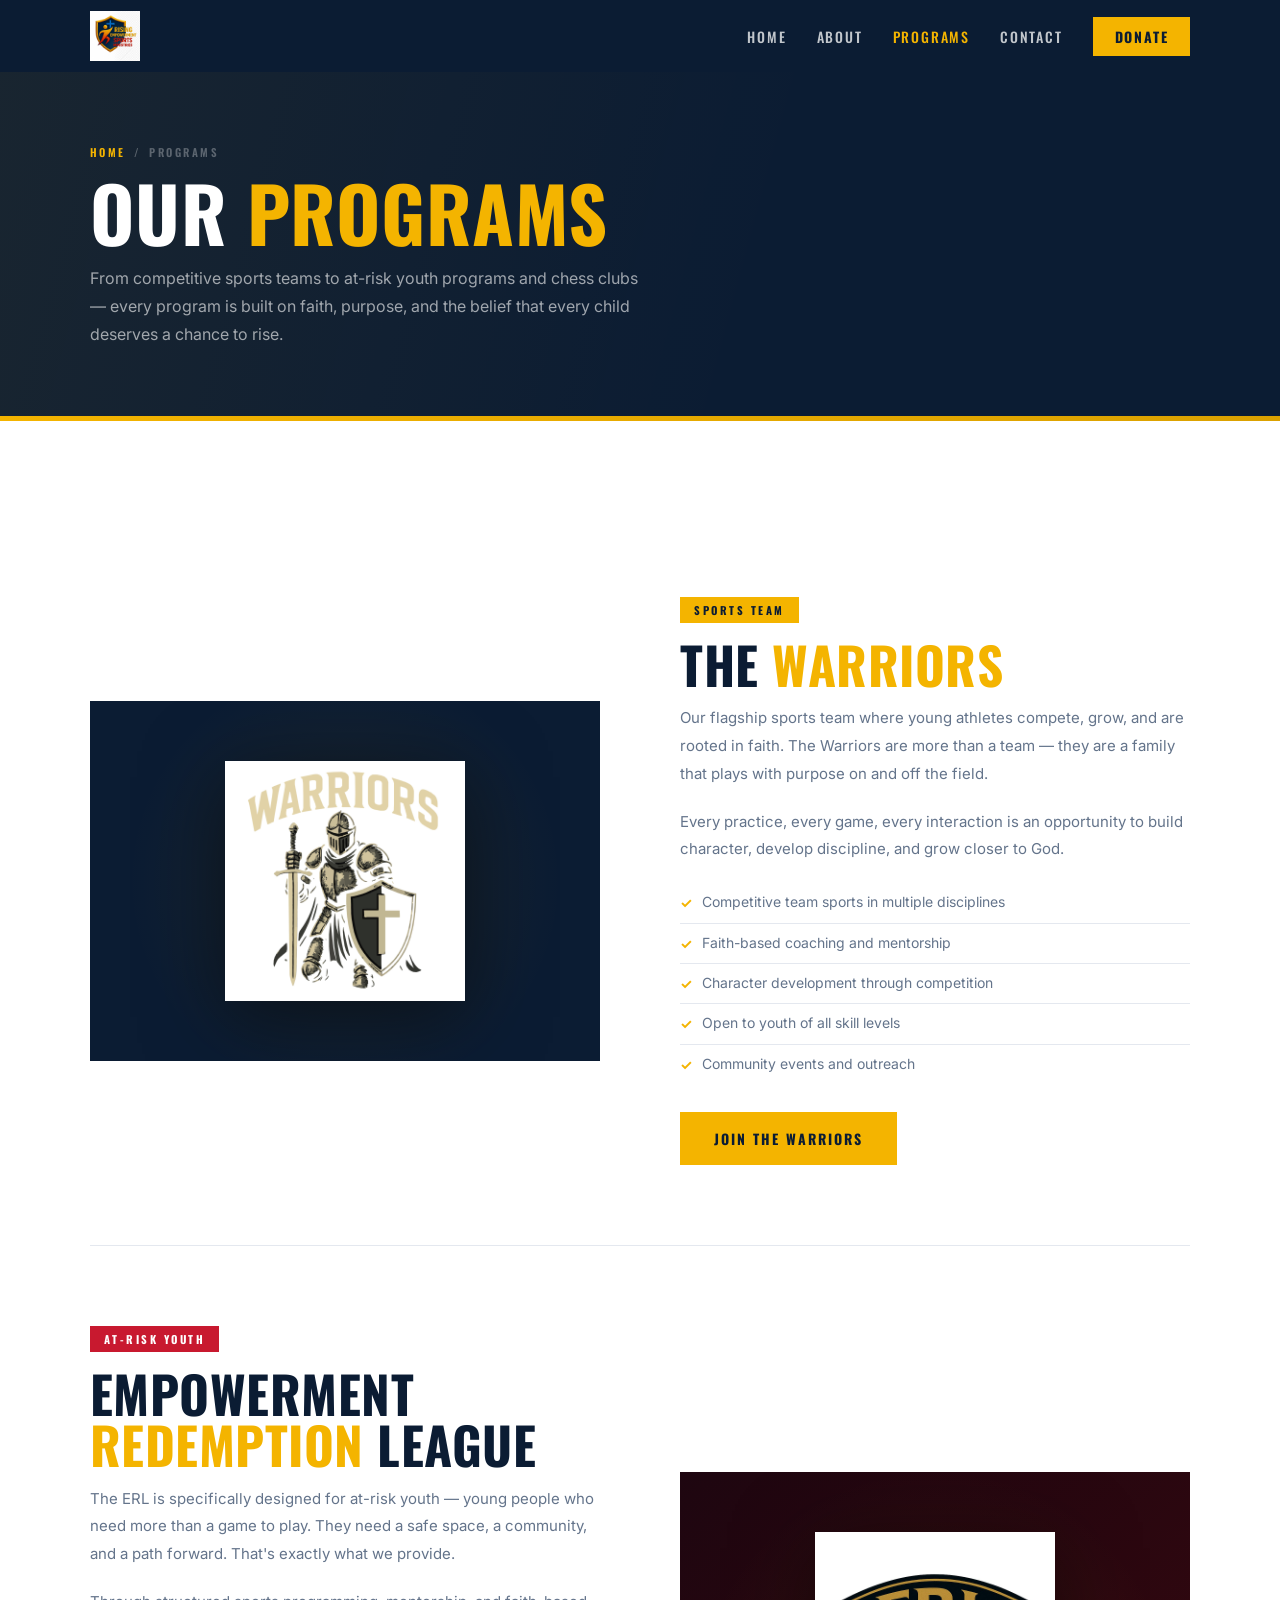
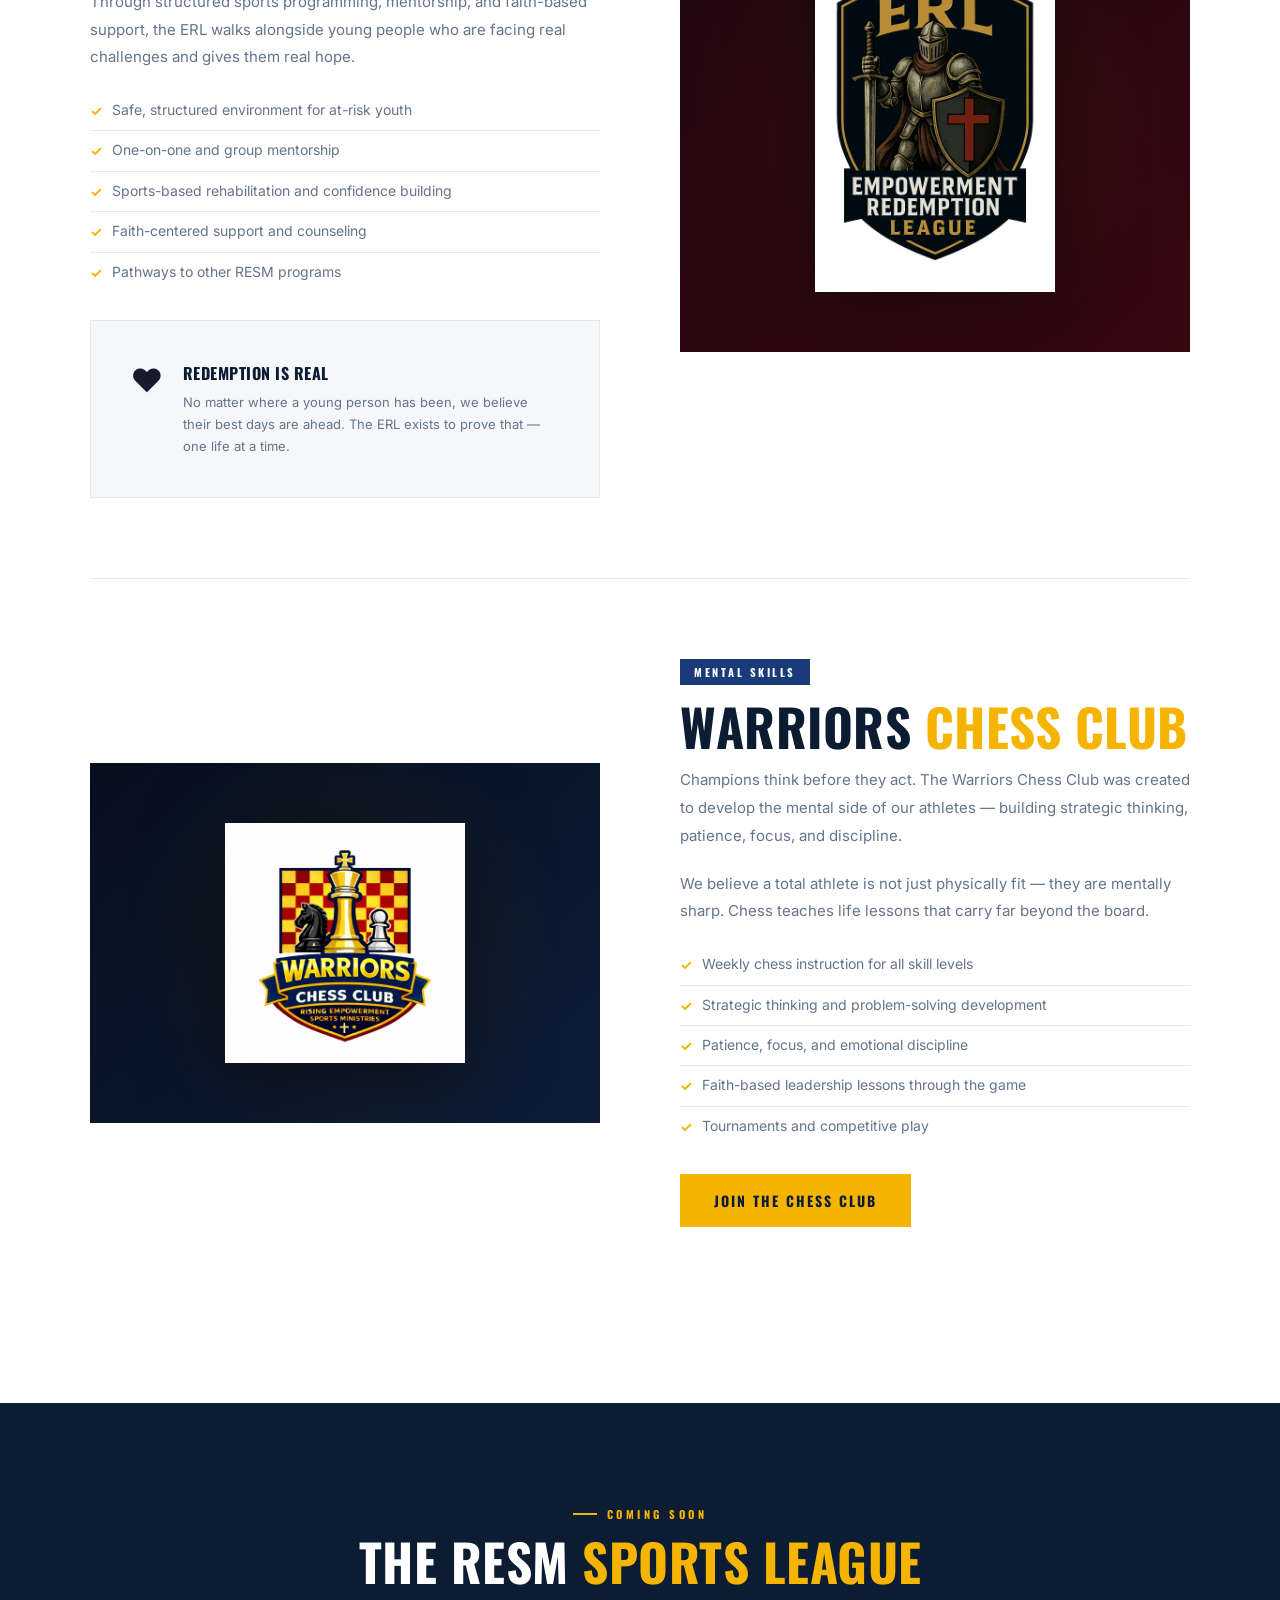
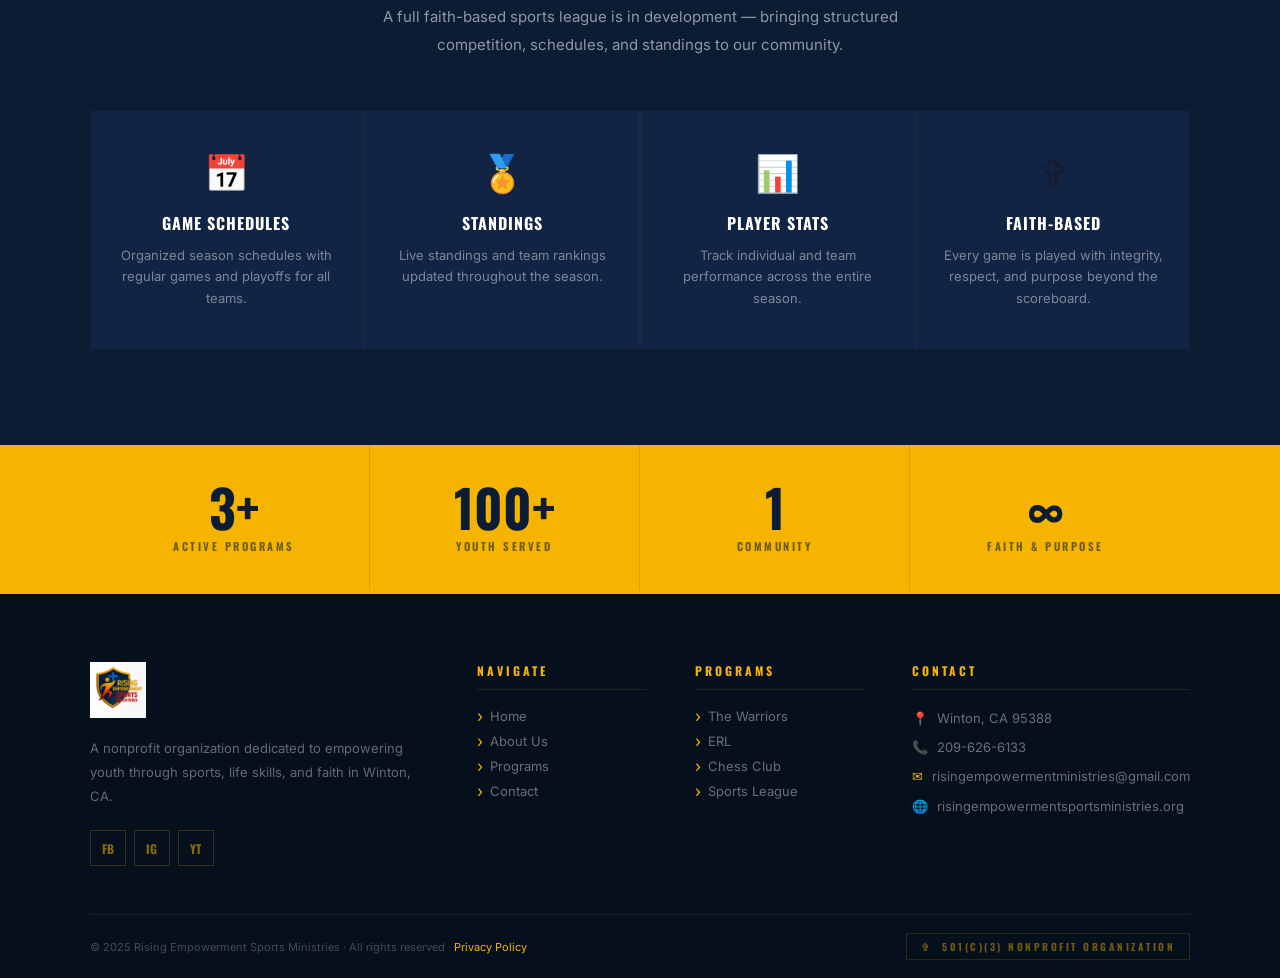
<file: programs.html>
<!DOCTYPE html>
<html lang="en">
<head>
<meta charset="UTF-8"/>
<meta name="viewport" content="width=device-width, initial-scale=1.0"/>
<title>Programs | Rising Empowerment Sports Ministries</title>
<link rel="stylesheet" href="assets/style.css"/>
<style>
/* ── PROGRAMS-SPECIFIC ── */
.prog-full{background:var(--white)}
.prog-item{
  display:grid;grid-template-columns:1fr 1fr;
  gap:80px;align-items:center;
  padding:80px 0;
  border-bottom:1px solid var(--border);
}
.prog-item:last-child{border-bottom:none}
.prog-item.reverse .prog-item-img{order:-1}
.prog-item-logo{
  background:var(--navy);
  display:flex;align-items:center;justify-content:center;
  padding:60px 40px;position:relative;overflow:hidden;
  min-height:340px;
}
.prog-item-logo::before{
  content:'';position:absolute;inset:0;
  background:radial-gradient(circle at center,rgba(244,180,0,.08) 0%,transparent 70%);
}
.prog-item-logo img{
  max-width:240px;width:100%;height:auto;
  filter:drop-shadow(0 16px 40px rgba(0,0,0,.5));
  position:relative;z-index:1;
}
.prog-tag{
  display:inline-block;
  font-family:'Oswald',sans-serif;font-size:11px;font-weight:700;
  letter-spacing:2.5px;text-transform:uppercase;
  padding:5px 14px;margin-bottom:16px;
}
.tag-g{background:var(--gold);color:var(--navy)}
.tag-r{background:var(--red);color:#fff}
.tag-b{background:#1a3a7a;color:#fff}
.prog-item-text .s-h{margin-bottom:14px}
.prog-item-text .s-p{margin-bottom:20px;max-width:100%}
.prog-features{list-style:none;margin-bottom:28px}
.prog-features li{
  display:flex;align-items:flex-start;gap:10px;
  font-size:14px;color:var(--muted);line-height:1.6;
  padding:8px 0;border-bottom:1px solid var(--border);
}
.prog-features li:last-child{border-bottom:none}
.prog-features li::before{content:'✓';color:var(--gold);font-weight:700;flex-shrink:0;margin-top:1px}

/* erl special */
.erl-band{
  background:var(--off);
  border:1px solid var(--border);
  padding:40px;
  display:flex;align-items:flex-start;gap:20px;
  margin-top:28px;
}
.erl-band-icon{font-size:32px;flex-shrink:0}
.erl-band-text h4{font-family:'Oswald',sans-serif;font-size:16px;font-weight:700;text-transform:uppercase;color:var(--navy);margin-bottom:6px;letter-spacing:.5px}
.erl-band-text p{font-size:13px;color:var(--muted);line-height:1.7}

/* league section */
.league{background:var(--navy);padding:96px 7%}
.league-inner{max-width:1260px;margin:0 auto;text-align:center}
.league-grid{display:grid;grid-template-columns:repeat(4,1fr);gap:2px;background:rgba(255,255,255,.06);margin-top:52px}
.lg-box{
  background:var(--navy2);padding:40px 24px;
  transition:background .25s;
  position:relative;overflow:hidden;
}
.lg-box::before{content:'';position:absolute;top:0;left:0;right:0;height:2px;background:var(--gold);transform:scaleX(0);transform-origin:left;transition:transform .35s}
.lg-box:hover{background:#1a2f52}
.lg-box:hover::before{transform:scaleX(1)}
.lg-icon{font-size:36px;margin-bottom:16px}
.lg-title{font-family:'Oswald',sans-serif;font-size:16px;font-weight:700;text-transform:uppercase;letter-spacing:1px;color:var(--white);margin-bottom:10px}
.lg-text{font-size:13px;color:rgba(255,255,255,.45);line-height:1.65}

@media(max-width:1024px){
  .prog-item{grid-template-columns:1fr;gap:40px}
  .prog-item.reverse .prog-item-img{order:0}
  .league-grid{grid-template-columns:1fr 1fr}
}
@media(max-width:600px){.league-grid{grid-template-columns:1fr}}
</style>
</head>
<body>

<header id="hdr">
  <a href="index.html" class="h-logo"><img src="assets/logo-main.png" alt="Rising Empowerment Sports Ministries"/></a>
  <ul class="h-nav">
    <li><a href="index.html">Home</a></li>
    <li><a href="about.html">About</a></li>
    <li><a href="programs.html">Programs</a></li>
    <!--<li><a href="get-involved.html">Get Involved</a></li>-->
    <li><a href="contact.html">Contact</a></li>
    <li><a href="get-involved.html#donate" class="donate-btn">Donate</a></li>
  </ul>
  <div class="burger" id="burger"><span></span><span></span><span></span></div>
</header>

<div class="page-hero">
  <div class="page-hero-inner">
    <div class="ph-breadcrumb"><a href="index.html">Home</a><span>/</span><span>Programs</span></div>
    <h1>OUR <span>PROGRAMS</span></h1>
    <p>From competitive sports teams to at-risk youth programs and chess clubs — every program is built on faith, purpose, and the belief that every child deserves a chance to rise.</p>
  </div>
</div>
<div class="hero-bar"></div>

<!-- PROGRAMS -->
<section class="section prog-full">
  <div class="s-inner">

    <!-- Warriors -->
    <div class="prog-item" id="warriors">
      <div class="prog-item-logo reveal">
        <img src="assets/logo-warriors.jpg" alt="The Warriors"/>
      </div>
      <div class="prog-item-text reveal d1">
        <span class="prog-tag tag-g">Sports Team</span>
        <h2 class="s-h">THE <span>WARRIORS</span></h2>
        <p class="s-p">Our flagship sports team where young athletes compete, grow, and are rooted in faith. The Warriors are more than a team — they are a family that plays with purpose on and off the field.</p>
        <p class="s-p">Every practice, every game, every interaction is an opportunity to build character, develop discipline, and grow closer to God.</p>
        <ul class="prog-features">
          <li>Competitive team sports in multiple disciplines</li>
          <li>Faith-based coaching and mentorship</li>
          <li>Character development through competition</li>
          <li>Open to youth of all skill levels</li>
          <li>Community events and outreach</li>
        </ul>
        <a href="get-involved.html" class="btn btn-gold">Join the Warriors</a>
      </div>
    </div>

    <!-- ERL -->
    <div class="prog-item reverse" id="erl">
      <div class="prog-item-text reveal">
        <span class="prog-tag tag-r">At-Risk Youth</span>
        <h2 class="s-h">EMPOWERMENT <span>REDEMPTION</span> LEAGUE</h2>
        <p class="s-p">The ERL is specifically designed for at-risk youth — young people who need more than a game to play. They need a safe space, a community, and a path forward. That's exactly what we provide.</p>
        <p class="s-p">Through structured sports programming, mentorship, and faith-based support, the ERL walks alongside young people who are facing real challenges and gives them real hope.</p>
        <ul class="prog-features">
          <li>Safe, structured environment for at-risk youth</li>
          <li>One-on-one and group mentorship</li>
          <li>Sports-based rehabilitation and confidence building</li>
          <li>Faith-centered support and counseling</li>
          <li>Pathways to other RESM programs</li>
        </ul>
        <div class="erl-band">
          <div class="erl-band-icon">❤️</div>
          <div class="erl-band-text">
            <h4>Redemption is Real</h4>
            <p>No matter where a young person has been, we believe their best days are ahead. The ERL exists to prove that — one life at a time.</p>
          </div>
        </div>
      </div>
      <div class="prog-item-logo reveal d1" style="background:linear-gradient(140deg,#1e0610,#38080f)">
        <img src="assets/logo-erl.png" alt="Empowerment Redemption League"/>
      </div>
    </div>

    <!-- Chess -->
    <div class="prog-item" id="chess">
      <div class="prog-item-logo reveal" style="background:linear-gradient(140deg,#060f1e,#0d1d38)">
        <img src="assets/logo-chess.png" alt="Warriors Chess Club"/>
      </div>
      <div class="prog-item-text reveal d1">
        <span class="prog-tag tag-b">Mental Skills</span>
        <h2 class="s-h">WARRIORS <span>CHESS CLUB</span></h2>
        <p class="s-p">Champions think before they act. The Warriors Chess Club was created to develop the mental side of our athletes — building strategic thinking, patience, focus, and discipline.</p>
        <p class="s-p">We believe a total athlete is not just physically fit — they are mentally sharp. Chess teaches life lessons that carry far beyond the board.</p>
        <ul class="prog-features">
          <li>Weekly chess instruction for all skill levels</li>
          <li>Strategic thinking and problem-solving development</li>
          <li>Patience, focus, and emotional discipline</li>
          <li>Faith-based leadership lessons through the game</li>
          <li>Tournaments and competitive play</li>
        </ul>
        <a href="get-involved.html" class="btn btn-gold">Join the Chess Club</a>
      </div>
    </div>

  </div>
</section>

<!-- LEAGUE -->
<section class="league">
  <div class="league-inner">
    <div class="s-label" style="justify-content:center">Coming Soon</div>
    <h2 class="s-h light">THE RESM <span>SPORTS LEAGUE</span></h2>
    <p class="s-p light" style="margin:0 auto;text-align:center">A full faith-based sports league is in development — bringing structured competition, schedules, and standings to our community.</p>
    <div class="league-grid" style="margin-top:52px">
      <div class="lg-box reveal"><div class="lg-icon">📅</div><div class="lg-title">Game Schedules</div><p class="lg-text">Organized season schedules with regular games and playoffs for all teams.</p></div>
      <div class="lg-box reveal d1"><div class="lg-icon">🏅</div><div class="lg-title">Standings</div><p class="lg-text">Live standings and team rankings updated throughout the season.</p></div>
      <div class="lg-box reveal d2"><div class="lg-icon">📊</div><div class="lg-title">Player Stats</div><p class="lg-text">Track individual and team performance across the entire season.</p></div>
      <div class="lg-box reveal d3"><div class="lg-icon">✞</div><div class="lg-title">Faith-Based</div><p class="lg-text">Every game is played with integrity, respect, and purpose beyond the scoreboard.</p></div>
    </div>
  </div>
</section>

<!-- STATS -->
<div class="stats-bar">
  <div class="stats-inner">
    <div class="stat"><div class="stat-n">3+</div><div class="stat-l">Active Programs</div></div>
    <div class="stat"><div class="stat-n">100+</div><div class="stat-l">Youth Served</div></div>
    <div class="stat"><div class="stat-n">1</div><div class="stat-l">Community</div></div>
    <div class="stat"><div class="stat-n">∞</div><div class="stat-l">Faith & Purpose</div></div>
  </div>
</div>

<!-- FOOTER -->
<footer>
  <div class="ft-grid">
    <div class="ft-brand"><img src="assets/logo-main.png" alt="RESM"/><p>A nonprofit organization dedicated to empowering youth through sports, life skills, and faith in Winton, CA.</p><div class="ft-socials"><a href="#" class="fsoc">FB</a><a href="#" class="fsoc">IG</a><a href="#" class="fsoc">YT</a></div></div>
    <div class="ft-col"><h5>Navigate</h5><ul><li><a href="index.html">Home</a></li><li><a href="about.html">About Us</a></li><li><a href="programs.html">Programs</a></li><!--<li><a href="get-involved.html">Get Involved</a></li>--><li><a href="contact.html">Contact</a></li></ul></div>
    <div class="ft-col"><h5>Programs</h5><ul><li><a href="programs.html#warriors">The Warriors</a></li><li><a href="programs.html#erl">ERL</a></li><li><a href="programs.html#chess">Chess Club</a></li><li><a href="programs.html">Sports League</a></li></ul></div>
    <div class="ft-col"><h5>Contact</h5><ul class="ft-contact"><li><span class="ico">📍</span><span>Winton, CA 95388</span></li><li><span class="ico">📞</span><span>209-626-6133</span></li><li><span class="ico">✉</span><span>risingempowermentministries@gmail.com</span></li><li><span class="ico">🌐</span><span>risingempowermentsportsministries.org</span></li></ul></div>
  </div>
  <div class="ft-bottom"><p>© 2025 Rising Empowerment Sports Ministries · All rights reserved · <a href="#">Privacy Policy</a></p><div class="ft-badge">✞ &nbsp;501(c)(3) Nonprofit Organization</div></div>
</footer>
<script src="assets/main.js"></script>
</body>
</html>
</file>
<file: assets/style.css>
/* ════════════════════════════════════════════
   RESM — SHARED STYLESHEET
   Rising Empowerment Sports Ministries
════════════════════════════════════════════ */
@import url('https://fonts.googleapis.com/css2?family=Oswald:wght@400;500;600;700&family=Inter:wght@300;400;500;600&display=swap');

*,*::before,*::after{box-sizing:border-box;margin:0;padding:0}
html{scroll-behavior:smooth}
body{font-family:'Inter',sans-serif;background:#fff;color:#1a1a2e;overflow-x:hidden}

:root{
  --navy:  #0B1C33;
  --navy2: #122444;
  --gold:  #F4B400;
  --red:   #C8192F;
  --white: #ffffff;
  --off:   #F5F7FA;
  --border:#E4E8EF;
  --text:  #1a1a2e;
  --muted: #64748b;
}

/* ── HEADER ── */
header{
  position:fixed;top:0;left:0;right:0;z-index:900;
  height:72px;background:var(--navy);
  display:flex;align-items:center;
  padding:0 7%;gap:48px;
  transition:box-shadow .3s;
}
header.scrolled{box-shadow:0 4px 20px rgba(0,0,0,.35)}
.h-logo img{height:50px;width:auto;display:block;flex-shrink:0}
.h-nav{display:flex;gap:30px;list-style:none;margin-left:auto;align-items:center}
.h-nav a{
  color:rgba(255,255,255,.75);text-decoration:none;
  font-family:'Oswald',sans-serif;font-size:14px;font-weight:500;
  letter-spacing:1.8px;text-transform:uppercase;transition:color .2s;
}
.h-nav a:hover,.h-nav a.active{color:var(--gold)}
.h-nav .donate-btn{
  background:var(--gold);color:var(--navy)!important;
  padding:9px 22px;font-weight:700!important;transition:background .2s!important;
}
.h-nav .donate-btn:hover{background:#dba100!important}
.burger{display:none;margin-left:auto;flex-direction:column;gap:5px;cursor:pointer;padding:4px}
.burger span{display:block;width:24px;height:2px;background:var(--gold)}

/* ── PAGE HERO (inner pages) ── */
.page-hero{
  margin-top:72px;
  background:var(--navy);
  padding:72px 7% 68px;
  position:relative;overflow:hidden;
}
.page-hero::before{
  content:'';position:absolute;inset:0;
  background:linear-gradient(105deg,rgba(244,180,0,.06) 0%,transparent 60%);
  pointer-events:none;
}
.page-hero-inner{max-width:1260px;margin:0 auto;position:relative;z-index:1}
.ph-breadcrumb{
  display:flex;align-items:center;gap:8px;
  font-family:'Oswald',sans-serif;font-size:11px;
  font-weight:600;letter-spacing:2.5px;text-transform:uppercase;
  color:rgba(255,255,255,.4);margin-bottom:16px;
}
.ph-breadcrumb a{color:var(--gold);text-decoration:none;transition:opacity .2s}
.ph-breadcrumb a:hover{opacity:.8}
.ph-breadcrumb span{color:rgba(255,255,255,.3)}
.page-hero h1{
  font-family:'Oswald',sans-serif;
  font-size:clamp(44px,6vw,76px);font-weight:700;
  text-transform:uppercase;letter-spacing:.5px;
  color:var(--white);line-height:.95;margin-bottom:16px;
}
.page-hero h1 span{color:var(--gold)}
.page-hero p{
  font-size:16px;line-height:1.75;
  color:rgba(255,255,255,.6);max-width:560px;
}
.hero-bar{height:5px;background:linear-gradient(90deg,var(--gold) 0%,#dba100 100%)}

/* ── SECTION COMMONS ── */
.section{padding:96px 7%}
.s-inner{max-width:1260px;margin:0 auto}
.s-label{
  display:inline-flex;align-items:center;gap:10px;
  font-family:'Oswald',sans-serif;font-size:11px;font-weight:700;
  letter-spacing:3.5px;text-transform:uppercase;
  color:var(--gold);margin-bottom:14px;
}
.s-label::before{content:'';width:24px;height:2px;background:var(--gold)}
.s-h{
  font-family:'Oswald',sans-serif;
  font-size:clamp(32px,4vw,52px);font-weight:700;
  line-height:1;text-transform:uppercase;letter-spacing:.5px;
  color:var(--navy);margin-bottom:16px;
}
.s-h span{color:var(--gold)}
.s-h.light{color:var(--white)}
.s-p{font-size:15px;line-height:1.85;color:var(--muted);max-width:520px}
.s-p.light{color:rgba(255,255,255,.55)}

/* ── BUTTONS ── */
.btn{
  display:inline-block;font-family:'Oswald',sans-serif;
  font-size:14px;font-weight:700;letter-spacing:2px;text-transform:uppercase;
  text-decoration:none;padding:14px 32px;transition:all .25s;cursor:pointer;border:none;
}
.btn-gold{background:var(--gold);color:var(--navy);border:2px solid var(--gold)}
.btn-gold:hover{background:transparent;color:var(--gold)}
.btn-ghost{border:2px solid rgba(255,255,255,.25);color:rgba(255,255,255,.8)}
.btn-ghost:hover{border-color:var(--gold);color:var(--gold)}
.btn-navy{background:var(--navy);color:var(--gold);border:2px solid var(--navy)}
.btn-navy:hover{background:transparent;color:var(--navy);border-color:var(--navy)}
.btn-red{background:var(--red);color:#fff;border:2px solid var(--red)}
.btn-red:hover{background:transparent;color:var(--red)}
.btn-outline-navy{border:2px solid var(--navy);color:var(--navy);background:transparent}
.btn-outline-navy:hover{background:var(--navy);color:var(--gold)}

/* ── STATS BAR ── */
.stats-bar{background:var(--gold)}
.stats-inner{
  max-width:1260px;margin:0 auto;padding:0 7%;
  display:grid;grid-template-columns:repeat(4,1fr);
}
.stat{
  padding:36px 20px;text-align:center;
  border-right:1px solid rgba(11,28,51,.12);transition:background .2s;
}
.stat:last-child{border-right:none}
.stat:hover{background:rgba(11,28,51,.06)}
.stat-n{font-family:'Oswald',sans-serif;font-size:52px;font-weight:700;color:var(--navy);line-height:1}
.stat-l{font-family:'Oswald',sans-serif;font-size:11px;font-weight:600;letter-spacing:2.5px;text-transform:uppercase;color:rgba(11,28,51,.6);margin-top:5px}

/* ── FOOTER ── */
footer{background:#060f1c;padding:68px 7% 0;border-top:4px solid var(--gold)}
.ft-grid{
  max-width:1260px;margin:0 auto;
  display:grid;grid-template-columns:2fr 1fr 1fr 1fr;
  gap:48px;padding-bottom:48px;
  border-bottom:1px solid rgba(255,255,255,.07);
}
.ft-brand img{height:56px;width:auto;display:block;margin-bottom:18px}
.ft-brand p{font-size:13px;line-height:1.85;color:rgba(255,255,255,.38);margin-bottom:22px}
.ft-socials{display:flex;gap:8px}
.fsoc{
  width:36px;height:36px;border:1px solid rgba(244,180,0,.2);
  display:flex;align-items:center;justify-content:center;
  font-family:'Oswald',sans-serif;font-size:12px;font-weight:700;
  color:rgba(244,180,0,.55);text-decoration:none;transition:all .25s;
}
.fsoc:hover{background:var(--gold);color:var(--navy);border-color:var(--gold)}
.ft-col h5{
  font-family:'Oswald',sans-serif;font-size:12px;font-weight:700;
  letter-spacing:3px;text-transform:uppercase;color:var(--gold);
  margin-bottom:18px;padding-bottom:10px;border-bottom:1px solid rgba(244,180,0,.12);
}
.ft-col ul{list-style:none}
.ft-col ul li{margin-bottom:9px}
.ft-col ul li a{
  color:rgba(255,255,255,.4);font-size:13px;text-decoration:none;
  transition:color .2s;display:flex;align-items:center;gap:7px;
}
.ft-col ul li a::before{content:'›';color:var(--gold);font-size:16px;line-height:1}
.ft-col ul li a:hover{color:var(--gold)}
.ft-contact li{
  list-style:none;display:flex;align-items:flex-start;
  gap:9px;color:rgba(255,255,255,.4);font-size:13px;
  margin-bottom:10px;line-height:1.55;
}
.ft-contact .ico{color:var(--gold);flex-shrink:0}
.ft-bottom{
  max-width:1260px;margin:0 auto;
  padding:18px 0;display:flex;justify-content:space-between;
  align-items:center;gap:12px;flex-wrap:wrap;
}
.ft-bottom p{font-size:11px;color:rgba(255,255,255,.25)}
.ft-bottom a{color:var(--gold);text-decoration:none}
.ft-badge{
  font-family:'Oswald',sans-serif;font-size:10px;font-weight:700;
  letter-spacing:2.5px;text-transform:uppercase;
  color:rgba(244,180,0,.45);border:1px solid rgba(244,180,0,.15);padding:5px 14px;
}

/* ── REVEAL ── */
.reveal{opacity:0;transform:translateY(22px);transition:opacity .65s ease,transform .65s ease}
.reveal.in{opacity:1;transform:translateY(0)}
.d1{transition-delay:.1s}.d2{transition-delay:.2s}.d3{transition-delay:.3s}

/* ── RESPONSIVE ── */
@media(max-width:768px){
  .burger{display:flex}.h-nav{display:none}
  .section{padding:70px 5%}
  .page-hero{padding:52px 5% 48px}
  .stats-inner{grid-template-columns:1fr 1fr;padding:0 5%}
  .stat:nth-child(2){border-right:none}
  .ft-grid{grid-template-columns:1fr 1fr;gap:32px}
  .ft-bottom{flex-direction:column;text-align:center}
}
@media(max-width:500px){
  .ft-grid{grid-template-columns:1fr}
  .stats-inner{grid-template-columns:1fr 1fr}
}
</file>
